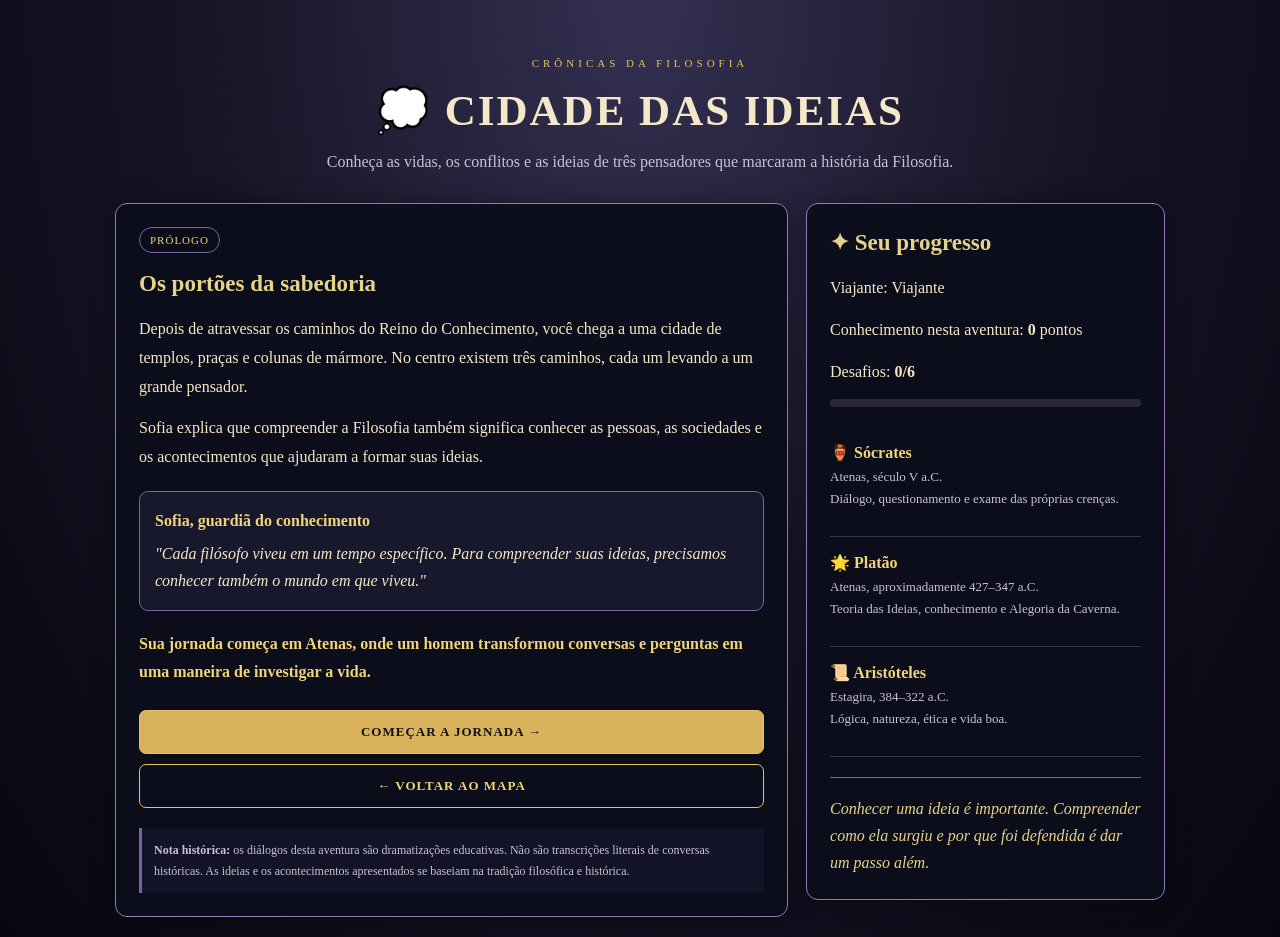
<file: Crônicas da Filosofia/site/cidade.html>
<!DOCTYPE html>
<html lang="pt-BR">
<head>
<meta charset="UTF-8">
<meta name="viewport" content="width=device-width, initial-scale=1.0">
<title>Cidade das Ideias | Crônicas da Filosofia</title>

<style>
* {
  box-sizing: border-box;
  margin: 0;
  padding: 0;
}

body {
  min-height: 100vh;
  padding: 20px;
  color: #f5e8c8;
  font-family: Georgia, serif;
  background: radial-gradient(ellipse at top, #343052, #171526 48%, #060711);
}

header {
  text-align: center;
  padding: 22px 10px 28px;
}

.eyebrow {
  color: #e5c45c;
  font-size: 11px;
  letter-spacing: 4px;
  margin-bottom: 12px;
}

h1 {
  font-size: clamp(27px, 5vw, 43px);
  letter-spacing: 2px;
}

header p {
  max-width: 700px;
  margin: 12px auto 0;
  line-height: 1.7;
  color: #c9c2d5;
}

.layout {
  width: min(100%, 1050px);
  margin: auto;
  display: grid;
  grid-template-columns: minmax(0, 1.5fr) minmax(250px, .8fr);
  gap: 18px;
  align-items: start;
}

.panel {
  border: 1px solid #8d7cba;
  border-radius: 12px;
  background: #0b0d1bf2;
  padding: 23px;
  box-shadow: 0 0 25px #0005;
}

h2 {
  color: #e5d28b;
  font-size: 23px;
  line-height: 1.4;
  margin-bottom: 15px;
}

p {
  line-height: 1.8;
  margin-bottom: 13px;
}

.tag {
  display: inline-block;
  color: #f0d47b;
  border: 1px solid #75669b;
  border-radius: 30px;
  padding: 6px 10px;
  font-size: 11px;
  letter-spacing: 1px;
  margin-bottom: 15px;
}

.dialogue {
  padding: 15px;
  margin: 19px 0;
  border: 1px solid #75669b;
  border-radius: 9px;
  background: #17182c;
  font-style: italic;
  line-height: 1.7;
}

.dialogue strong {
  display: block;
  color: #f0d47b;
  margin-bottom: 6px;
  font-style: normal;
}

.question {
  color: #f0d47b;
  font-weight: bold;
}

.options {
  display: grid;
  gap: 10px;
  margin: 18px 0;
}

.option {
  display: flex;
  gap: 11px;
  padding: 13px;
  border: 1px solid #55516c;
  border-radius: 8px;
  background: #111426;
  cursor: pointer;
  line-height: 1.6;
}

.option:hover {
  border-color: #e5c45c;
}

.option input {
  margin-top: 5px;
  accent-color: #e5c45c;
  flex-shrink: 0;
}

.btn {
  width: 100%;
  padding: 13px;
  margin-top: 10px;
  border: 1px solid #e5c45c;
  border-radius: 7px;
  background: #d8b35c;
  color: #11101b;
  font: bold 13px Georgia, serif;
  letter-spacing: 1px;
  cursor: pointer;
}

.btn:hover {
  background: #f4d98a;
}

.btn.secondary {
  background: transparent;
  color: #f0d47b;
}

.hint-box {
  margin: 15px 0;
  padding: 13px;
  border: 1px solid #75669b;
  border-radius: 8px;
  background: #17182c;
  line-height: 1.7;
}

.hint-box p {
  margin: 8px 0 0;
  color: #e8dfc6;
}

.hint-box .btn {
  margin-top: 8px;
}

.feedback {
  display: none;
  padding: 14px;
  margin: 15px 0;
  border: 1px solid #8d7cba;
  border-radius: 8px;
  background: #17182c;
  line-height: 1.7;
}

.small {
  color: #c9c2d5;
  font-size: 13px;
  line-height: 1.7;
}

.progress {
  height: 8px;
  margin: 12px 0 20px;
  border-radius: 20px;
  background: #29273b;
  overflow: hidden;
}

#bar {
  height: 100%;
  width: 0;
  background: #e5c45c;
  transition: width .3s;
}

.philosopher {
  padding: 13px 0;
  border-bottom: 1px solid #39344e;
  line-height: 1.6;
}

.philosopher strong {
  color: #f0d47b;
}

.note {
  margin-top: 20px;
  padding: 12px;
  border-left: 3px solid #75669b;
  background: #121326;
  color: #c9c2d5;
  font-size: 12px;
  line-height: 1.7;
}

.quote {
  margin-top: 20px;
  padding-top: 17px;
  border-top: 1px solid #75669b;
  color: #e5d28b;
  font-style: italic;
  line-height: 1.7;
}

@media (max-width: 720px) {
  body { padding: 12px; }
  .layout { grid-template-columns: 1fr; }
  .panel { padding: 17px; }
}
</style>
</head>

<body>

<header>
  <p class="eyebrow">CRÔNICAS DA FILOSOFIA</p>
  <h1>💭 CIDADE DAS IDEIAS</h1>
  <p>
    Conheça as vidas, os conflitos e as ideias de três pensadores
    que marcaram a história da Filosofia.
  </p>
</header>

<main class="layout">

  <section class="panel">
    <span class="tag" id="tag">PRÓLOGO</span>

    <h2 id="title">Os portões da sabedoria</h2>

    <p id="story">
      Depois de atravessar os caminhos do Reino do Conhecimento,
      você chega a uma cidade de templos, praças e colunas de mármore.
      No centro existem três caminhos, cada um levando a um grande pensador.
    </p>

    <p id="story2">
      Sofia explica que compreender a Filosofia também significa
      conhecer as pessoas, as sociedades e os acontecimentos que
      ajudaram a formar suas ideias.
    </p>

    <div class="dialogue" id="dialogue">
      <strong>Sofia, guardiã do conhecimento</strong>
      "Cada filósofo viveu em um tempo específico. Para compreender
      suas ideias, precisamos conhecer também o mundo em que viveu."
    </div>

    <p class="question" id="question">
      Sua jornada começa em Atenas, onde um homem transformou
      conversas e perguntas em uma maneira de investigar a vida.
    </p>

    <div class="options" id="options" style="display:none"></div>

    <div class="hint-box" id="hintBox" style="display:none">
      <strong>💡 Precisa de uma pista?</strong>
      <p id="hintText" style="display:none"></p>
      <button class="btn secondary" id="hintButton" type="button" onclick="revealHint()">REVELAR DICA</button>
    </div>

    <div class="feedback" id="feedback" aria-live="polite"></div>

    <button class="btn" id="action" onclick="startAdventure()">
      COMEÇAR A JORNADA →
    </button>

    <button class="btn secondary" onclick="backToMap()">
      ← VOLTAR AO MAPA
    </button>

    <div class="note">
      <strong>Nota histórica:</strong> os diálogos desta aventura são
      dramatizações educativas. Não são transcrições literais de conversas
      históricas. As ideias e os acontecimentos apresentados se baseiam
      na tradição filosófica e histórica.
    </div>
  </section>

  <aside class="panel">
    <h2>✦ Seu progresso</h2>

    <p id="player">Viajante: Viajante</p>
    <p>Conhecimento nesta aventura: <strong id="score">0</strong> pontos</p>
    <p>Desafios: <strong id="counter">0/6</strong></p>

    <div class="progress">
      <div id="bar"></div>
    </div>

    <div class="philosopher">
      <strong>🏺 Sócrates</strong>
      <p class="small">
        Atenas, século V a.C.<br>
        Diálogo, questionamento e exame das próprias crenças.
      </p>
    </div>

    <div class="philosopher">
      <strong>🌟 Platão</strong>
      <p class="small">
        Atenas, aproximadamente 427–347 a.C.<br>
        Teoria das Ideias, conhecimento e Alegoria da Caverna.
      </p>
    </div>

    <div class="philosopher">
      <strong>📜 Aristóteles</strong>
      <p class="small">
        Estagira, 384–322 a.C.<br>
        Lógica, natureza, ética e vida boa.
      </p>
    </div>

    <div class="quote">
      Conhecer uma ideia é importante. Compreender como ela surgiu
      e por que foi defendida é dar um passo além.
    </div>
  </aside>

</main>

<script>
const playerName = localStorage.getItem("nomeJogador") || "Viajante";

document.getElementById("player").textContent =
  "Viajante: " + playerName;

const challenges = [

  {
    tag: "CAPÍTULO I — SÓCRATES",
    title: "1. Atenas e o nascimento de uma pergunta",
    story:
      "Estamos em Atenas, no século V a.C. A cidade é um importante centro político e cultural do mundo grego. Nas praças, cidadãos conversam sobre justiça, virtude, política e a melhor maneira de viver. Entre eles está Sócrates, nascido por volta de 470/469 a.C.",
    story2:
      "Sócrates não deixou obras escritas conhecidas. Grande parte do que sabemos sobre ele vem de autores como Platão e Xenofonte, além da representação satírica feita por Aristófanes. Por isso, conhecer seu pensamento exige cuidado com as fontes.",
    dialogue:
      "Sofia: Sócrates ficou conhecido por conversar com as pessoas e examinar suas afirmações. Em vez de simplesmente entregar respostas prontas, ele fazia perguntas que levavam seus interlocutores a pensar.",
    question:
      "Qual atitude está mais associada à maneira socrática de investigar uma ideia?",
    options: [
      "Aceitar as opiniões tradicionais sem examiná-las.",
      "Fazer perguntas, dialogar e investigar possíveis contradições.",
      "Acreditar que uma pessoa nunca pode se enganar.",
      "Evitar conversas sobre justiça e conhecimento."
    ],
    correct: 1,
    explanation:
      "Correto! O questionamento e o diálogo são centrais na tradição socrática. Ao examinar definições e crenças, Sócrates levava as pessoas a perceber dificuldades e a reconhecer aquilo que ainda precisavam investigar."
  },

  {
    tag: "CAPÍTULO I — SÓCRATES",
    title: "2. O julgamento de Sócrates",
    story:
      "Anos depois, Atenas enfrenta tensões políticas e sociais. Em 399 a.C., Sócrates é levado a julgamento. As acusações registradas na tradição incluem não reconhecer os deuses reconhecidos pela cidade, introduzir novas entidades divinas e corromper os jovens.",
    story2:
      "Sócrates é considerado culpado e condenado à morte. Os diálogos de Platão, especialmente a Apologia de Sócrates e o Críton, apresentam reflexões sobre sua defesa, a justiça e sua relação com as leis. Esses textos são fontes filosóficas, não registros neutros de cada palavra pronunciada.",
    dialogue:
      "Sofia: A história de Sócrates nos coloca diante de perguntas difíceis. Uma sociedade pode punir alguém por suas ideias? Como devemos avaliar uma decisão legal? Justiça e legalidade são sempre a mesma coisa?",
    question:
      "Qual problema filosófico podemos investigar a partir do julgamento de Sócrates?",
    options: [
      "Se toda decisão de um tribunal é necessariamente justa.",
      "Se a filosofia deve abandonar todas as questões políticas.",
      "Como pensar a relação entre justiça, leis e liberdade de pensamento.",
      "Se o passado não tem nenhuma relação com questões atuais."
    ],
    correct: 2,
    explanation:
      "Muito bem! O julgamento de Sócrates permite discutir a relação entre leis, justiça, consciência e liberdade de pensamento. Não existe uma única resposta simples para todos esses problemas: eles exigem argumentação e análise."
  },

  {
    tag: "CAPÍTULO II — PLATÃO",
    title: "3. O discípulo e a Academia",
    story:
      "Agora seguimos para a vida de Platão, nascido em Atenas por volta de 427 a.C. Ele viveu em um período de conflitos políticos, incluindo a Guerra do Peloponeso, que envolveu Atenas e Esparta. A condenação de Sócrates tornou-se um acontecimento importante na tradição associada à sua filosofia.",
    story2:
      "Platão escreveu diálogos filosóficos nos quais Sócrates aparece frequentemente como interlocutor. Por volta de 387 a.C., segundo a cronologia tradicional, Platão fundou em Atenas uma escola conhecida como Academia. Ali, a investigação filosófica tornou-se parte de uma atividade de estudo e discussão.",
    dialogue:
      "Sofia: Platão não se limitou a repetir o mestre. Desenvolveu suas próprias reflexões sobre conhecimento, justiça, política e realidade. Para compreender suas ideias, precisamos examinar os argumentos apresentados em seus diálogos.",
    question:
      "Qual afirmação descreve melhor a relação de Platão com Sócrates?",
    options: [
      "Platão registrou e desenvolveu questões filosóficas associadas a Sócrates, construindo também seu próprio pensamento.",
      "Platão nunca viveu em Atenas.",
      "Platão deixou apenas experimentos científicos, sem textos filosóficos.",
      "Platão rejeitou qualquer discussão sobre conhecimento e justiça."
    ],
    correct: 0,
    explanation:
      "Isso mesmo! Platão é uma fonte fundamental para conhecermos a figura de Sócrates, mas seus diálogos também apresentam investigações filosóficas próprias, como a Teoria das Ideias e suas reflexões sobre a justiça."
  },

  {
    tag: "CAPÍTULO II — PLATÃO",
    title: "4. A Alegoria da Caverna",
    story:
      "Você entra em uma caverna imaginada por Platão na República. Pessoas que passaram a vida observando sombras projetadas em uma parede acreditam que aquelas imagens representam toda a realidade. Uma delas é libertada e começa a descobrir um mundo que desconhecia.",
    story2:
      "Ao sair da caverna, a pessoa precisa se acostumar à luz. A descoberta não é instantânea nem fácil. A alegoria pode ser interpretada como uma reflexão sobre educação, ignorância, conhecimento e a dificuldade de rever aquilo que sempre acreditamos.",
    dialogue:
      "Platão: Na alegoria, sair da caverna representa um percurso de transformação do entendimento. Aprender não é simplesmente trocar uma resposta por outra; é investigar por que consideramos algo verdadeiro.",
    question:
      "Na Alegoria da Caverna, o que as sombras representam principalmente?",
    options: [
      "A totalidade do conhecimento científico.",
      "As aparências tomadas como se fossem toda a realidade.",
      "A impossibilidade de aprender.",
      "A certeza de que todas as opiniões são verdadeiras."
    ],
    correct: 1,
    explanation:
      "Correto! As sombras representam uma visão limitada da realidade, tomada como se fosse completa. A saída da caverna simboliza um processo de educação e investigação. A alegoria não é apenas uma história sobre luz e escuridão: ela convida a pensar sobre como conhecemos."
  },

  {
    tag: "CAPÍTULO III — ARISTÓTELES",
    title: "5. O aluno que investigava a natureza",
    story:
      "O último caminho leva a Aristóteles, nascido em Estagira em 384 a.C. Ainda jovem, ele foi para Atenas e estudou na Academia de Platão. Permaneceu ligado a esse ambiente de estudo por muitos anos, mas desenvolveu abordagens próprias para investigar a realidade.",
    story2:
      "Aristóteles estudou temas muito variados: lógica, animais, movimento, política, poesia, ética e formas de argumentação. Mais tarde, esteve ligado à educação de Alexandre da Macedônia e fundou sua própria escola em Atenas, conhecida como Liceu.",
    dialogue:
      "Sofia: Aristóteles valorizava a observação, a organização dos argumentos e a investigação sistemática. Sua filosofia mostra que podemos estudar a natureza, o raciocínio e as ações humanas por diferentes caminhos.",
    question:
      "Qual alternativa representa melhor a amplitude do trabalho de Aristóteles?",
    options: [
      "Ele estudou exclusivamente a mitologia e rejeitou qualquer investigação da natureza.",
      "Ele acreditava que argumentos nunca precisam de estrutura.",
      "Ele investigou áreas variadas, incluindo lógica, natureza, ética e política.",
      "Ele nunca estudou com outros pensadores."
    ],
    correct: 2,
    explanation:
      "Excelente! Aristóteles produziu reflexões em muitas áreas do conhecimento. Seu trabalho contribuiu para a lógica, a biologia, a metafísica, a ética, a política e o estudo da literatura, entre outras disciplinas."
  },

  {
    tag: "CAPÍTULO III — ARISTÓTELES",
    title: "6. A virtude e a vida boa",
    story:
      "No Liceu, você encontra uma discussão sobre como devemos viver. Uma pessoa acredita que a felicidade depende apenas de possuir riquezas; outra pensa que uma boa vida exige escolhas refletidas, relações humanas e o desenvolvimento do caráter.",
    story2:
      "Na Ética a Nicômaco, Aristóteles investiga a eudaimonia, palavra geralmente traduzida como felicidade, florescimento ou realização humana. Para ele, viver bem envolve atividade racional e o exercício das virtudes ao longo da vida. A virtude moral se relaciona com hábitos e escolhas, não apenas com conhecer uma regra.",
    dialogue:
      "Sofia: Para Aristóteles, não basta perguntar o que é uma boa ação em teoria. Também precisamos considerar como nossas escolhas habituais formam nosso caráter e contribuem para uma vida humana realizada.",
    question:
      "Qual alternativa combina melhor com a ética aristotélica?",
    options: [
      "A vida boa consiste somente em acumular riquezas.",
      "As escolhas e os hábitos não têm influência no caráter.",
      "A virtude exige evitar toda reflexão sobre nossas ações.",
      "A vida boa envolve razão, virtudes e a formação de bons hábitos."
    ],
    correct: 3,
    explanation:
      "Muito bem! A ética de Aristóteles relaciona a eudaimonia à atividade racional conforme a virtude. A prática e os hábitos têm papel importante no desenvolvimento do caráter. Isso não significa que a vida boa seja igual para todas as pessoas em todos os detalhes, mas que exige reflexão sobre como viver e agir."
  }
];

let stage = -1;
let correctAnswers = 0;
let adventurePoints = 0;
let waitingForNext = false;
let hintRevealed = false;

const challengeHints = [
  "Sócrates não costumava oferecer respostas prontas: ele fazia perguntas para testar ideias e revelar contradições.",
  "Pense na diferença entre uma decisão ser permitida pelas leis e ela ser necessariamente justa. São sempre a mesma coisa?",
  "Platão aprendeu muito com Sócrates, mas também desenvolveu investigações filosóficas próprias.",
  "Na caverna, as pessoas confundem imagens limitadas com a realidade inteira. O que isso pode simbolizar sobre o conhecimento?",
  "Aristóteles estudou muitos campos diferentes. Procure a alternativa que menciona várias áreas, não apenas uma.",
  "Para Aristóteles, viver bem envolve desenvolver o caráter por meio de escolhas e hábitos refletidos, e não apenas possuir riqueza."
];

function revealHint() {
  if (stage < 0 || stage >= challenges.length || waitingForNext) return;
  hintRevealed = true;
  document.getElementById("hintText").textContent = challengeHints[stage];
  document.getElementById("hintText").style.display = "block";
  document.getElementById("hintButton").textContent = "DICA REVELADA";
  document.getElementById("hintButton").disabled = true;
}

function startAdventure() {
  stage = 0;
  showChallenge();
}

function showChallenge() {
  waitingForNext = false;
  hintRevealed = false;

  const hintBox = document.getElementById("hintBox");
  const hintEnabled = localStorage.getItem("dicasAtivas") !== "nao";
  hintBox.style.display = hintEnabled ? "block" : "none";
  document.getElementById("hintText").textContent = "";
  document.getElementById("hintText").style.display = "none";
  document.getElementById("hintButton").textContent = "REVELAR DICA";
  document.getElementById("hintButton").disabled = false;

  const c = challenges[stage];

  document.getElementById("tag").textContent = c.tag;
  document.getElementById("title").textContent = c.title;
  document.getElementById("story").textContent = c.story;
  document.getElementById("story2").textContent = c.story2;

  document.getElementById("dialogue").textContent = c.dialogue;

  document.getElementById("question").textContent = c.question;

  const options = document.getElementById("options");
  options.innerHTML = "";
  options.style.display = "grid";

  c.options.forEach((text, index) => {
    const label = document.createElement("label");
    label.className = "option";

    const input = document.createElement("input");
    input.type = "radio";
    input.name = "answer";
    input.value = index;

    const span = document.createElement("span");
    span.textContent = text;

    label.appendChild(input);
    label.appendChild(span);
    options.appendChild(label);
  });

  document.getElementById("feedback").style.display = "none";

  const action = document.getElementById("action");
  action.textContent = "CONFIRMAR RESPOSTA";
  action.onclick = checkAnswer;

  document.getElementById("counter").textContent =
    stage + "/" + challenges.length;

  document.getElementById("bar").style.width =
    (stage / challenges.length * 100) + "%";
}

function checkAnswer() {
  if (waitingForNext) {
    nextChallenge();
    return;
  }

  const selected = document.querySelector(
    'input[name="answer"]:checked'
  );

  if (!selected) {
    alert("Escolha uma resposta antes de continuar!");
    return;
  }

  waitingForNext = true;

  const c = challenges[stage];
  const isCorrect = Number(selected.value) === c.correct;
  const feedback = document.getElementById("feedback");

  feedback.style.display = "block";

  if (isCorrect) {
    correctAnswers++;
    adventurePoints += 10;

    feedback.innerHTML =
      "<strong>✓ Resposta correta! +10 pontos</strong><br>" +
      c.explanation;
  } else {
    feedback.innerHTML =
      "<strong>Vamos refletir!</strong><br>" + c.explanation;
  }

  document.querySelectorAll('input[name="answer"]').forEach(input => {
    input.disabled = true;
  });

  document.getElementById("score").textContent = adventurePoints;

  document.getElementById("counter").textContent =
    (stage + 1) + "/" + challenges.length;

  document.getElementById("bar").style.width =
    ((stage + 1) / challenges.length * 100) + "%";

  document.getElementById("action").textContent =
    stage === challenges.length - 1
      ? "CONCLUIR A AVENTURA →"
      : "PRÓXIMO CAPÍTULO →";
}

function nextChallenge() {
  if (stage < challenges.length - 1) {
    stage++;
    showChallenge();
  } else {
    finishAdventure();
  }
}

function finishAdventure() {
  document.getElementById("tag").textContent = "JORNADA CONCLUÍDA";

  document.getElementById("title").textContent =
    "A Cidade das Ideias reconhece sua jornada!";

  document.getElementById("story").textContent =
    "Você conheceu o questionamento de Sócrates, a investigação de Platão sobre o conhecimento e a realidade e as reflexões de Aristóteles sobre a natureza, a lógica e a vida boa.";

  document.getElementById("story2").textContent =
    "Os três caminhos agora se encontram na praça. Você percebe que a Filosofia não é apenas uma coleção de nomes e teorias: é uma investigação contínua sobre como pensamos, conhecemos e vivemos.";

  document.getElementById("dialogue").innerHTML =
    "<strong>Sofia, guardiã do conhecimento</strong>" +
    "Você aprendeu que cada pensador enfrentou perguntas de seu tempo. " +
    "Agora, use o que descobriu para formular suas próprias perguntas, " +
    "examinar argumentos e buscar boas razões.";

  document.getElementById("question").textContent =
    "Respostas corretas: " + correctAnswers + " de " +
    challenges.length + ". Pontos conquistados nesta aventura: " +
    adventurePoints + ".";

  document.getElementById("options").style.display = "none";
  document.getElementById("feedback").style.display = "none";
  document.getElementById("hintBox").style.display = "none";

  document.getElementById("action").textContent = "VOLTAR AO MAPA";
  document.getElementById("action").onclick = backToMap;

  document.getElementById("bar").style.width = "100%";

  localStorage.setItem("cidadeIdeiasConcluida", "sim");

  // Evita adicionar novamente os pontos se a aventura for repetida.
  if (localStorage.getItem("cidadePontosAdicionados") !== "sim") {
    const previousPoints = Number(
      localStorage.getItem("pontosFilosofia") || 0
    );

    localStorage.setItem(
      "pontosFilosofia",
      previousPoints + adventurePoints
    );

    localStorage.setItem("cidadePontosAdicionados", "sim");
  }

  document.getElementById("score").textContent = adventurePoints;
}

function backToMap() {
  window.location.href = "mapa.html";
}
</script>

</body>
</html>
</file>
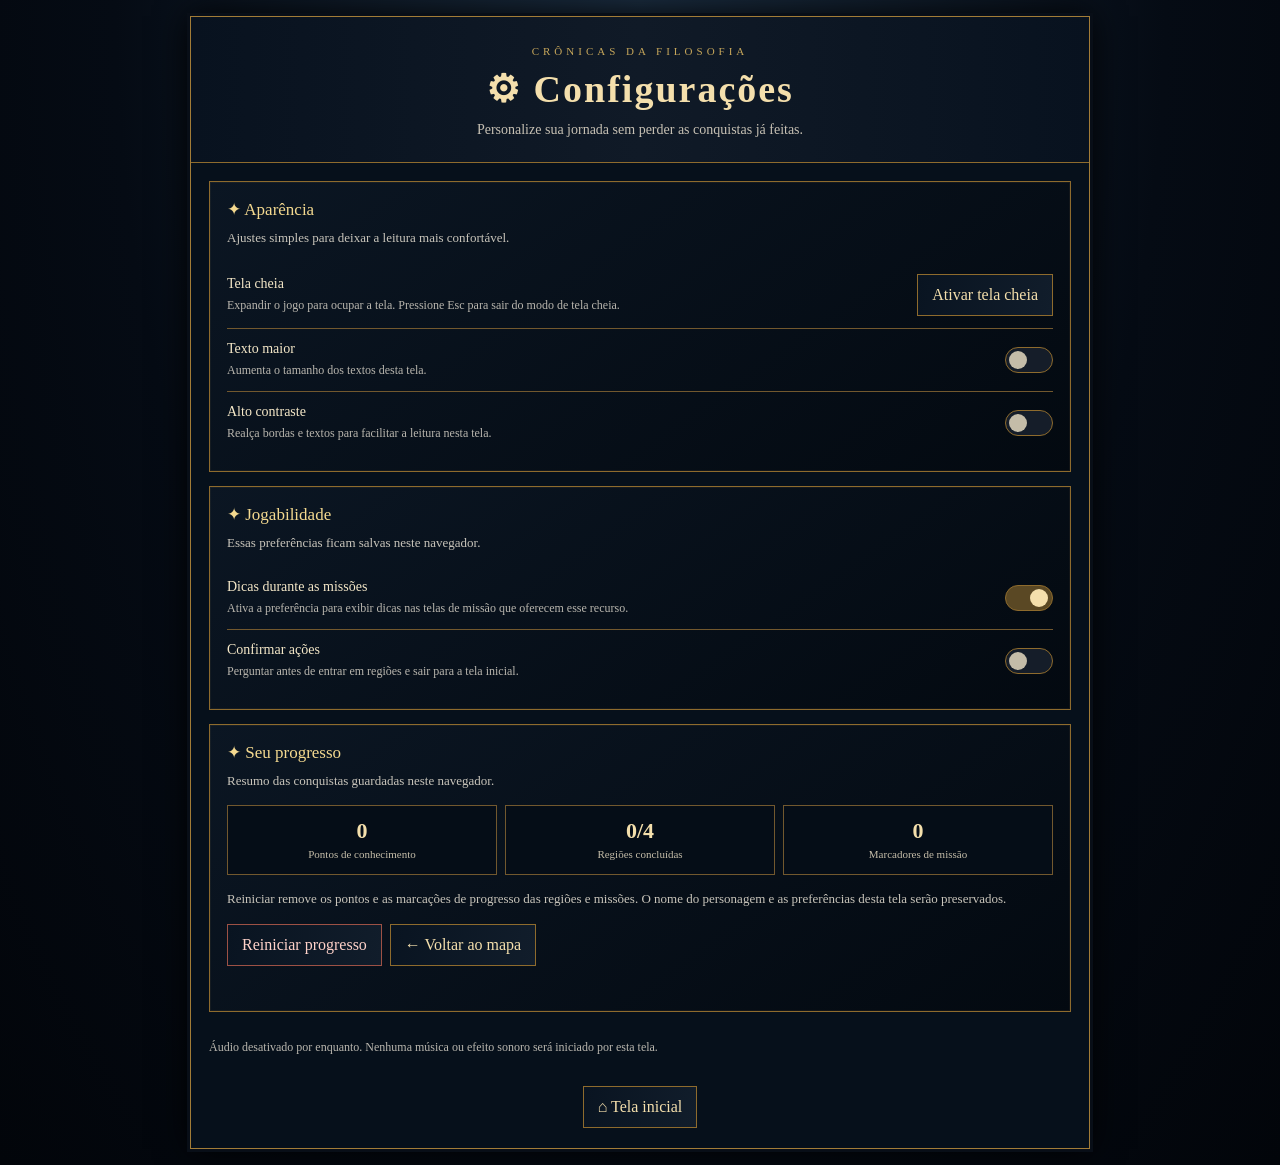
<file: Crônicas da Filosofia/site/configuracoes.html>
<!DOCTYPE html>
<html lang="pt-BR">
<head>
<meta charset="UTF-8">
<meta name="viewport" content="width=device-width, initial-scale=1.0">
<title>Configurações | Crônicas da Filosofia</title>
<style>
:root{--gold:#d7b35b;--gold-light:#f4dfac;--ink:#06101b;--panel:rgba(4,12,22,.94);--line:#8e6b2d}
*{box-sizing:border-box}html,body{margin:0;min-height:100%;background:#030811;color:#f4dfac;font-family:Georgia,"Times New Roman",serif}
body{padding:16px;background:radial-gradient(ellipse at 50% 0%,#1a2c3f 0%,#050b14 58%,#02050a 100%);font-size:16px}
.shell{width:min(900px,100%);margin:0 auto;border:1px solid #a27c37;box-shadow:0 0 0 3px #080e17,0 0 32px #000;background:#06101b;min-height:calc(100vh - 32px)}
header{text-align:center;padding:28px 20px 22px;border-bottom:1px solid var(--line);background:linear-gradient(90deg,#08121f,#101a27,#08121f)}
.eyebrow{font-size:11px;letter-spacing:4px;color:#c6a65a;text-transform:uppercase}h1{margin:10px 0 8px;font-size:clamp(25px,5vw,38px);letter-spacing:2px;color:#f4dfac}header p{margin:0;color:#c7c1b4;font-size:14px;line-height:1.5}
main{padding:18px;display:grid;gap:14px}.card{border:1px solid var(--line);background:linear-gradient(145deg,rgba(11,22,35,.98),rgba(3,9,16,.98));padding:17px;box-shadow:inset 0 0 0 1px #d7b35b10}.card h2{font-size:17px;font-weight:normal;color:#f4d98f;margin:0 0 8px}.desc{font-size:13px;color:#c9c5bb;line-height:1.55;margin:0 0 14px}.setting{display:flex;align-items:center;justify-content:space-between;gap:16px;padding:12px 0;border-top:1px solid #72582e}.setting:first-of-type{border-top:0}.setting strong{display:block;font-size:14px;font-weight:normal;color:#f5e8c8}.setting small{display:block;color:#b9b6ae;font-size:12px;line-height:1.5;margin-top:4px}.switch{flex:0 0 auto;position:relative;width:48px;height:26px}.switch input{position:absolute;opacity:0;width:1px;height:1px}.slider{position:absolute;inset:0;cursor:pointer;border:1px solid #8e6b2d;border-radius:20px;background:#151d29;transition:.2s}.slider:before{content:"";position:absolute;width:18px;height:18px;left:3px;top:3px;border-radius:50%;background:#c4bca8;transition:.2s}.switch input:checked+.slider{background:#5a4824}.switch input:checked+.slider:before{transform:translateX(21px);background:#f4dfac}.switch input:focus-visible+.slider{outline:2px solid #fff0c8;outline-offset:3px}.actions{display:flex;flex-wrap:wrap;gap:8px}.btn{font:inherit;min-height:42px;padding:10px 14px;color:#f4dfac;border:1px solid #8e6b2d;background:linear-gradient(100deg,#091421,#111d2b);cursor:pointer}.btn:hover{background:#263348;border-color:#f1d58b}.btn.danger{border-color:#9d5145;color:#ffd2c9}.btn:focus-visible{outline:2px solid #f4dfac;outline-offset:2px}.stats{display:grid;grid-template-columns:repeat(3,1fr);gap:8px}.stat{border:1px solid #72582e;padding:12px;text-align:center;background:#050d17}.stat strong{display:block;font-size:22px;color:#f4dfac}.stat span{font-size:11px;color:#c5bda9}.status{min-height:18px;color:#d7b35b;font-size:12px;margin-top:10px}.bottom{display:flex;justify-content:center;padding:0 18px 20px}.muted{font-size:12px;color:#b9b6ae;line-height:1.5}@media(max-width:540px){body{padding:5px}.shell{min-height:calc(100vh - 10px)}main{padding:10px}.card{padding:13px}.stats{grid-template-columns:1fr}.setting{gap:10px}}
</style>
</head>
<body>
<div class="shell">
<header><div class="eyebrow">Crônicas da Filosofia</div><h1>⚙ Configurações</h1><p>Personalize sua jornada sem perder as conquistas já feitas.</p></header>
<main>
<section class="card"><h2>✦ Aparência</h2><p class="desc">Ajustes simples para deixar a leitura mais confortável.</p>
<div class="setting"><div><strong>Tela cheia</strong><small>Expandir o jogo para ocupar a tela. Pressione Esc para sair do modo de tela cheia.</small></div><button class="btn" id="fullscreen">Ativar tela cheia</button></div>
<div class="setting"><div><strong>Texto maior</strong><small>Aumenta o tamanho dos textos desta tela.</small></div><label class="switch"><input id="textoMaior" type="checkbox"><span class="slider"></span></label></div>
<div class="setting"><div><strong>Alto contraste</strong><small>Realça bordas e textos para facilitar a leitura nesta tela.</small></div><label class="switch"><input id="altoContraste" type="checkbox"><span class="slider"></span></label></div>
</section>
<section class="card"><h2>✦ Jogabilidade</h2><p class="desc">Essas preferências ficam salvas neste navegador.</p>
<div class="setting"><div><strong>Dicas durante as missões</strong><small>Ativa a preferência para exibir dicas nas telas de missão que oferecem esse recurso.</small></div><label class="switch"><input id="dicasAtivas" type="checkbox"><span class="slider"></span></label></div>
<div class="setting"><div><strong>Confirmar ações</strong><small>Perguntar antes de entrar em regiões e sair para a tela inicial.</small></div><label class="switch"><input id="confirmarAcoes" type="checkbox"><span class="slider"></span></label></div>
</section>
<section class="card"><h2>✦ Seu progresso</h2><p class="desc">Resumo das conquistas guardadas neste navegador.</p>
<div class="stats"><div class="stat"><strong id="pontos">0</strong><span>Pontos de conhecimento</span></div><div class="stat"><strong id="regioes">0/4</strong><span>Regiões concluídas</span></div><div class="stat"><strong id="missoes">0</strong><span>Marcadores de missão</span></div></div>
<p class="desc" style="margin-top:14px">Reiniciar remove os pontos e as marcações de progresso das regiões e missões. O nome do personagem e as preferências desta tela serão preservados.</p>
<div class="actions"><button class="btn danger" id="reiniciar">Reiniciar progresso</button><button class="btn" id="voltar">← Voltar ao mapa</button></div><div class="status" id="status" role="status" aria-live="polite"></div>
</section>
<p class="muted">Áudio desativado por enquanto. Nenhuma música ou efeito sonoro será iniciado por esta tela.</p>
</main>
<div class="bottom"><button class="btn" id="inicio">⌂ Tela inicial</button></div>
</div>
<script>
const $=id=>document.getElementById(id);
const keys={dicasAtivas:'dicasAtivas',confirmarAcoes:'confirmarAcoes',textoMaior:'configTextoMaior',altoContraste:'configAltoContraste'};
function loadSwitch(id,key,defaultValue=false){$(id).checked=localStorage.getItem(key)==='sim'||(localStorage.getItem(key)===null&&defaultValue)}
function saveSwitch(id,key){$(id).addEventListener('change',()=>{localStorage.setItem(key,$(id).checked?'sim':'nao');if(id==='textoMaior')document.body.style.fontSize=$(id).checked?'18px':'16px';if(id==='altoContraste')document.body.classList.toggle('contrast',$(id).checked);$('status').textContent='Preferência salva.'})}
loadSwitch('dicasAtivas',keys.dicasAtivas,true);loadSwitch('confirmarAcoes',keys.confirmarAcoes,false);loadSwitch('textoMaior',keys.textoMaior,false);loadSwitch('altoContraste',keys.altoContraste,false);
const style=document.createElement('style');style.textContent='body.contrast .card{border-width:2px}body.contrast .desc,body.contrast .muted,body.contrast .setting small{color:#fff}';document.head.appendChild(style);
if($('textoMaior').checked)document.body.style.fontSize='18px';if($('altoContraste').checked)document.body.classList.add('contrast');
Object.entries(keys).forEach(([id,key])=>saveSwitch(id,key));
$('fullscreen').addEventListener('click',async()=>{try{if(!document.fullscreenElement){await document.documentElement.requestFullscreen();$('fullscreen').textContent='Sair da tela cheia'}else{await document.exitFullscreen();$('fullscreen').textContent='Ativar tela cheia'}}catch(e){$('status').textContent='A tela cheia não está disponível neste navegador.'}});
document.addEventListener('fullscreenchange',()=>$('fullscreen').textContent=document.fullscreenElement?'Sair da tela cheia':'Ativar tela cheia');
const done=k=>['sim','true','1'].includes(localStorage.getItem(k));const regions=['regiaoGreciaConcluida','reinoConhecimentoConcluido','cidadeIdeiasConcluida','terrasGrandesQuestoesConcluida'];$('pontos').textContent=Number(localStorage.getItem('pontosFilosofia')||0);$('regioes').textContent=regions.filter(done).length+'/4';const missionKeys=['missao1Concluida','reinoPontosAdicionados','cidadePontosAdicionados'];$('missoes').textContent=missionKeys.filter(done).length;
$('reiniciar').addEventListener('click',()=>{if(!confirm('Tem certeza de que deseja reiniciar o progresso? Essa ação remove pontos e regiões concluídas e não pode ser desfeita.'))return;['pontosFilosofia',...regions,'missao1Concluida','reinoPontosAdicionados','cidadePontosAdicionados'].forEach(k=>localStorage.removeItem(k));$('pontos').textContent='0';$('regioes').textContent='0/4';$('missoes').textContent='0';$('status').textContent='Progresso reiniciado. Seu personagem e suas preferências foram preservados.'});
$('voltar').addEventListener('click',()=>window.location.href='mapa.html');$('inicio').addEventListener('click',()=>{if(localStorage.getItem('confirmarAcoes')==='sim'&&!confirm('Deseja voltar à tela inicial?'))return;window.location.href='index.html'});
</script>
</body>
</html>
</file>
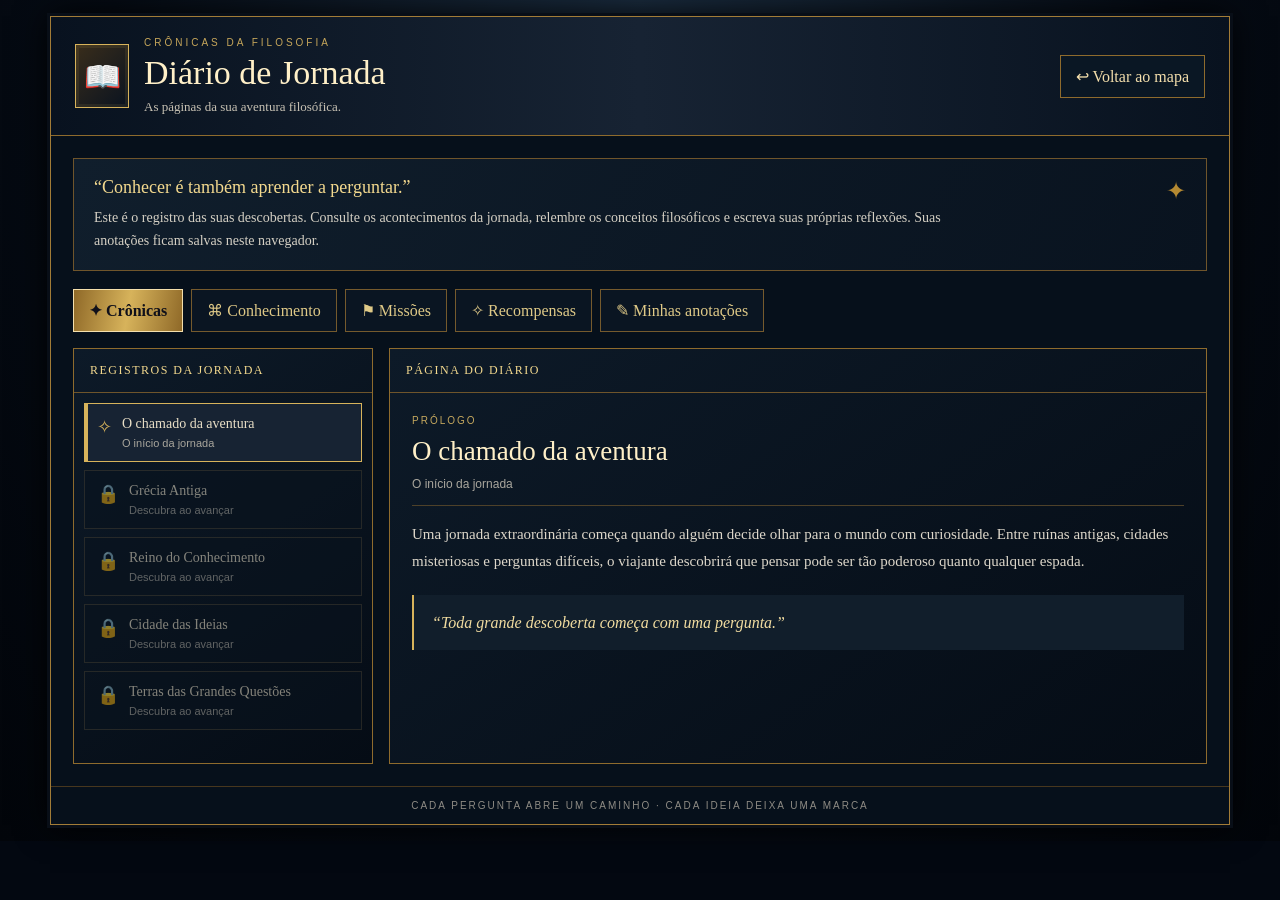
<file: Crônicas da Filosofia/site/diario.html>
<!DOCTYPE html>
<html lang="pt-BR">
<head>
<meta charset="UTF-8">
<meta name="viewport" content="width=device-width, initial-scale=1.0">
<title>Crônicas da Filosofia — Diário</title>
<style>
:root{--gold:#d7b35b;--pale:#f4dfac;--ink:#06101b;--line:#8e6b2d;--muted:#bdb8aa}
*{box-sizing:border-box}html,body{margin:0;min-height:100%;background:#030811;color:var(--pale);font-family:Georgia,"Times New Roman",serif}
body{padding:16px;background:radial-gradient(ellipse at 50% 0%,#1a2c3f 0%,#050b14 58%,#02050a 100%)}
button,textarea{font:inherit}.shell{max-width:1180px;margin:auto;border:1px solid #a27c37;background:#06101b;box-shadow:0 0 0 3px #080e17,0 0 32px #000}
header{display:flex;align-items:center;justify-content:space-between;gap:18px;padding:20px 24px;border-bottom:1px solid var(--line);background:linear-gradient(90deg,#08121f,#172333,#08121f)}
.brand{display:flex;align-items:center;gap:15px}.book{width:54px;height:64px;display:grid;place-items:center;font-size:30px;border:1px solid var(--gold);background:linear-gradient(135deg,#392d1b,#0a1320);box-shadow:inset 0 0 0 3px #d7b35b18}.eyebrow{font:10px Arial,sans-serif;letter-spacing:3px;color:#c6a65a;text-transform:uppercase;margin:0 0 6px}h1{font-size:clamp(23px,4vw,34px);font-weight:normal;margin:0;color:#fff0c8}header p.sub{color:#c8c2b4;font-size:13px;margin:7px 0 0}button{cursor:pointer}.back{border:1px solid var(--line);background:#0a1724;color:var(--pale);padding:11px 15px}.back:hover,.tab:hover{border-color:#f4dfac;background:#172638}
main{padding:22px}.intro{padding:18px 20px;margin-bottom:18px;border:1px solid #6f552b;background:linear-gradient(120deg,#101e2c,#09131f);position:relative}.intro:after{content:"✦";position:absolute;right:20px;top:18px;color:#b58a32;font-size:24px}.intro h2{font-size:18px;font-weight:normal;color:#f3d98e;margin:0 0 8px}.intro p{font-size:14px;line-height:1.65;color:#d5d0c4;margin:0;max-width:850px}
.tabs{display:flex;flex-wrap:wrap;gap:8px;margin-bottom:16px}.tab{padding:11px 15px;border:1px solid #755a2d;color:#dfc987;background:#0a1522}.tab.active{background:linear-gradient(100deg,#8f6928,#d7b35b,#8f6928);color:#10101a;border-color:#f4dfac;font-weight:bold}
.layout{display:grid;grid-template-columns:300px minmax(0,1fr);gap:16px}.panel{border:1px solid var(--line);background:linear-gradient(145deg,#0d1a28,#050c15);min-width:0}.panel-title{padding:14px 16px;border-bottom:1px solid #6f552b;color:#f3d98e;text-transform:uppercase;letter-spacing:1.5px;font-size:12px}.entry-list{padding:10px;display:grid;gap:8px}.entry{width:100%;text-align:left;border:1px solid #3f3b30;background:#09131e;color:#e9dfc7;padding:12px;display:flex;gap:10px;align-items:flex-start}.entry .symbol{color:#d7b35b;font-size:18px}.entry strong{display:block;font-weight:normal;font-size:14px}.entry small{display:block;color:#a9a69d;font:11px Arial,sans-serif;margin-top:5px}.entry.selected{border-color:#d7b35b;background:#172333;box-shadow:inset 3px 0 #d7b35b}.entry.locked{opacity:.55;cursor:default}.content{padding:22px;min-height:370px}.content .tag{color:#c5a85e;text-transform:uppercase;font:10px Arial,sans-serif;letter-spacing:2px}.content h2{font-size:27px;font-weight:normal;color:#fff0c8;margin:10px 0}.content .meta{color:#a9a69d;font:12px Arial,sans-serif;border-bottom:1px solid #4e4129;padding-bottom:14px}.content p{font-size:15px;line-height:1.8;color:#ddd7ca}.quote{margin:20px 0;padding:14px 18px;border-left:2px solid #d7b35b;background:#111e2b;color:#f1dca0;font-style:italic;line-height:1.7}.note-label{display:block;color:#e2ca83;font-size:13px;margin:20px 0 8px}.note{width:100%;min-height:110px;resize:vertical;background:#050c15;border:1px solid #66512d;color:#f4dfac;padding:12px;line-height:1.6;outline:none}.note:focus{border-color:#f4dfac}.actions{display:flex;flex-wrap:wrap;gap:9px;margin-top:12px}.action{border:1px solid #987536;background:linear-gradient(100deg,#172333,#0b1521);color:#f0dca4;padding:10px 14px}.action.primary{background:linear-gradient(100deg,#8f6928,#d7b35b);color:#10101a;font-weight:bold}.status{font-size:12px;color:#c8b16f;margin-top:10px;min-height:16px}.empty{padding:25px;color:#bdb8aa;line-height:1.7}.footer{padding:13px;text-align:center;color:#8e8b84;font:10px Arial,sans-serif;letter-spacing:2px;border-top:1px solid #47371e}
@media(max-width:760px){body{padding:5px}header{padding:15px;align-items:flex-start}.book{width:43px;height:52px}.back{padding:9px;font-size:12px}main{padding:10px}.layout{grid-template-columns:1fr}.entry-list{grid-template-columns:repeat(2,minmax(0,1fr))}.entry{padding:9px}.content{padding:16px;min-height:280px}.content h2{font-size:23px}}
@media(max-width:440px){header{flex-direction:column}.entry-list{grid-template-columns:1fr}.intro:after{display:none}.tab{flex:1;padding:10px 6px;font-size:12px}}
</style>
</head>
<body>
<div class="shell">
<header>
  <div class="brand"><div class="book">📖</div><div><p class="eyebrow">Crônicas da Filosofia</p><h1>Diário de Jornada</h1><p class="sub" id="welcome">As páginas da sua aventura filosófica.</p></div></div>
  <button class="back" id="voltar">↩ Voltar ao mapa</button>
</header>
<main>
  <section class="intro"><h2>“Conhecer é também aprender a perguntar.”</h2><p>Este é o registro das suas descobertas. Consulte os acontecimentos da jornada, relembre os conceitos filosóficos e escreva suas próprias reflexões. Suas anotações ficam salvas neste navegador.</p></section>
  <nav class="tabs" aria-label="Seções do diário"><button class="tab active" data-tab="cronicas">✦ Crônicas</button><button class="tab" data-tab="filosofia">⌘ Conhecimento</button><button class="tab" data-tab="missoes">⚑ Missões</button><button class="tab" data-tab="recompensas">✧ Recompensas</button><button class="tab" data-tab="anotacoes">✎ Minhas anotações</button></nav>
  <div class="layout">
    <aside class="panel"><div class="panel-title" id="listTitle">Registros da jornada</div><div class="entry-list" id="entries"></div></aside>
    <section class="panel"><div class="panel-title" id="detailLabel">Página do diário</div><article class="content" id="detail"></article></section>
  </div>
</main>
<div class="footer">CADA PERGUNTA ABRE UM CAMINHO · CADA IDEIA DEIXA UMA MARCA</div>
</div>
<script>
const get = key => localStorage.getItem(key);
const done = key => ['sim','true','1'].includes(get(key));
const sections = {
 cronicas:[
  {id:'inicio',icon:'✧',title:'O chamado da aventura',sub:'O início da jornada',tag:'Prólogo',body:'Uma jornada extraordinária começa quando alguém decide olhar para o mundo com curiosidade. Entre ruínas antigas, cidades misteriosas e perguntas difíceis, o viajante descobrirá que pensar pode ser tão poderoso quanto qualquer espada.',quote:'Toda grande descoberta começa com uma pergunta.'},
  {id:'grecia',icon:'⌂',title:'Grécia Antiga',sub:'O berço da Filosofia',key:'regiaoGreciaConcluida',tag:'Região I · Grécia Antiga',body:'Nas cidades da Grécia Antiga, pensadores começaram a buscar explicações racionais para a natureza, a vida e a organização da sociedade. Em vez de aceitar apenas as tradições, passaram a observar, questionar e argumentar.',quote:'A filosofia nasce quando deixamos de apenas aceitar e começamos a perguntar.'},
  {id:'reino',icon:'▤',title:'Reino do Conhecimento',sub:'Como sabemos o que sabemos?',key:'reinoConhecimentoConcluido',tag:'Região II · Reino do Conhecimento',body:'Nesta região, o viajante investiga o conhecimento: de onde vêm nossas ideias, como podemos distinguir opinião e saber e quais são os limites daquilo que conseguimos conhecer.',quote:'Uma mente curiosa não teme perguntas; aprende a examiná-las.'},
  {id:'cidade',icon:'⌘',title:'Cidade das Ideias',sub:'O mundo das ideias e da razão',key:'cidadeIdeiasConcluida',tag:'Região III · Cidade das Ideias',body:'Entre praças e bibliotecas, surgem debates sobre justiça, verdade, realidade e o que torna uma vida boa. As ideias não são apenas respostas prontas: são caminhos que precisam ser examinados.',quote:'Pensar é atravessar a aparência em busca de compreensão.'},
  {id:'terras',icon:'✺',title:'Terras das Grandes Questões',sub:'Perguntas que atravessam os séculos',key:'terrasGrandesQuestoesConcluida',tag:'Região IV · Terras das Grandes Questões',body:'Aqui, as perguntas ficam ainda maiores: o que é liberdade? O que torna uma ação justa? Existe um sentido para a vida? Diferentes filósofos oferecem caminhos, mas cabe ao viajante construir seus argumentos.',quote:'Nem toda pergunta exige uma resposta imediata; algumas ensinam a pensar melhor.'}
 ],
 filosofia:[
  {id:'mito',icon:'☼',title:'Do mito à razão',sub:'Uma nova forma de explicar o mundo',tag:'Conceito filosófico',body:'O pensamento mítico explica o mundo por meio de narrativas tradicionais, muitas vezes com deuses e seres sobrenaturais. A Filosofia começa a desenvolver explicações baseadas na razão, na observação e na argumentação. Isso não aconteceu de uma hora para outra: diferentes formas de pensamento conviveram.',quote:'A mudança essencial é começar a pedir razões para aquilo em que acreditamos.'},
  {id:'socrates',icon:'?',title:'Sócrates e o questionamento',sub:'Examinar as próprias ideias',tag:'Filósofo · Sócrates',body:'Sócrates ficou conhecido por dialogar e fazer perguntas que ajudavam as pessoas a examinar suas próprias crenças. Em vez de entregar respostas prontas, investigava definições e contradições. Sua atitude mostra que reconhecer o que não sabemos pode ser o começo do aprendizado.',quote:'Uma boa pergunta pode revelar o que uma resposta apressada esconde.'},
  {id:'platao',icon:'◇',title:'Platão e o mundo das ideias',sub:'A diferença entre aparência e realidade',tag:'Filósofo · Platão',body:'Platão investigou a diferença entre aquilo que percebemos pelos sentidos e aquilo que compreendemos pelo pensamento. Na alegoria da caverna, pessoas confundem sombras com a realidade porque nunca viram outra coisa. A história convida a questionar aparências e buscar conhecimento.',quote:'Será que aquilo que vemos é tudo o que existe?'}
 ],
 missoes:[
  {id:'m-grecia',icon:'♜',title:'Explorar a Grécia Antiga',sub:'Primeira região',key:'regiaoGreciaConcluida',tag:'Missão de exploração',body:'Visite a região da Grécia Antiga e conclua seus desafios para registrar oficialmente essa etapa da jornada.',quote:'Estado: ' + (done('regiaoGreciaConcluida')?'Missão concluída.':'Missão ainda não concluída.')},
  {id:'m-reino',icon:'▤',title:'Desvendar o conhecimento',sub:'Reino do Conhecimento',key:'reinoConhecimentoConcluido',tag:'Missão de exploração',body:'Investigue as perguntas sobre conhecimento e conclua os desafios da região para avançar.',quote:'Estado: ' + (done('reinoConhecimentoConcluido')?'Missão concluída.':'Missão ainda não concluída.')},
  {id:'m-cidade',icon:'⌘',title:'Investigar as ideias',sub:'Cidade das Ideias',key:'cidadeIdeiasConcluida',tag:'Missão de exploração',body:'Explore os debates e conceitos da Cidade das Ideias. Suas descobertas ficarão registradas aqui.',quote:'Estado: ' + (done('cidadeIdeiasConcluida')?'Missão concluída.':'Missão ainda não concluída.')},
  {id:'m-terras',icon:'✺',title:'Enfrentar as grandes questões',sub:'Última região do percurso',key:'terrasGrandesQuestoesConcluida',tag:'Missão de exploração',body:'Encare as perguntas filosóficas finais e conclua os desafios das Terras das Grandes Questões.',quote:'Estado: ' + (done('terrasGrandesQuestoesConcluida')?'Missão concluída.':'Missão ainda não concluída.')}
 ],
 anotacoes:[{id:'minhas',icon:'✎',title:'Minhas reflexões',sub:'Uma página só sua',tag:'Caderno pessoal',body:'Use este espaço para registrar ideias, dúvidas e reflexões que surgirem durante a aventura.'}],
 recompensas:[
  {id:'r-grecia',icon:'🏺',title:'Aprendiz da Razão',sub:'Relíquia: Moeda de Atena',key:'regiaoGreciaConcluida',tag:'Recompensa · Região I',body:'Você aprendeu a procurar explicações racionais para o mundo e a transformar curiosidade em investigação.',quote:'Mensagem especial: “Toda grande jornada começa quando você tem coragem de perguntar.”'},
  {id:'r-reino',icon:'🔮',title:'Guardião do Conhecimento',sub:'Relíquia: Cristal da Sabedoria',key:'reinoConhecimentoConcluido',tag:'Recompensa · Região II',body:'Você examinou as fontes e os limites do conhecimento. O Cristal da Sabedoria simboliza sua disposição para distinguir opinião, evidência e argumento.',quote:'Mensagem especial: “Saber que ainda há muito a aprender também é uma forma de sabedoria.”'},
  {id:'r-cidade',icon:'📜',title:'Explorador das Ideias',sub:'Relíquia: Pergaminho de Platão',key:'cidadeIdeiasConcluida',tag:'Recompensa · Região III',body:'Você enfrentou debates sobre verdade, justiça e realidade. O Pergaminho de Platão lembra que nem tudo é tão simples quanto parece à primeira vista.',quote:'Mensagem especial: “Continue olhando além das aparências; pensar é uma aventura.”'},
  {id:'r-terras',icon:'⭐',title:'Mestre das Grandes Questões',sub:'Relíquia: Estrela da Reflexão',key:'terrasGrandesQuestoesConcluida',tag:'Recompensa · Região IV',body:'Você encarou questões sobre felicidade, liberdade e a maneira de viver. A Estrela da Reflexão representa sua capacidade de construir argumentos e considerar diferentes caminhos.',quote:'Mensagem especial: “Você não precisa ter todas as respostas para continuar pensando com coragem.”'}
 ]
};
let tab='cronicas', selected='inicio';
const entriesEl=document.getElementById('entries'), detail=document.getElementById('detail');
function entries(){return sections[tab]}
function isLocked(item){return !!item.key && !done(item.key)}
function renderList(){
 document.getElementById('listTitle').textContent=({cronicas:'Registros da jornada',filosofia:'Biblioteca filosófica',missoes:'Quadro de missões',recompensas:'Salão de recompensas',anotacoes:'Caderno pessoal'})[tab];
 entriesEl.innerHTML='';
 entries().forEach(item=>{const locked=isLocked(item);const b=document.createElement('button');b.className='entry'+(selected===item.id?' selected':'')+(locked?' locked':'');b.innerHTML=`<span class="symbol">${locked?'🔒':item.icon}</span><span><strong>${item.title}</strong><small>${locked?'Descubra ao avançar':item.sub}</small></span>`;b.disabled=locked;b.addEventListener('click',()=>{selected=item.id;renderList();renderDetail()});entriesEl.appendChild(b)});
}
function renderDetail(){
 const item=entries().find(x=>x.id===selected)||entries()[0]; if(!item){detail.innerHTML='<p>Nenhuma página disponível.</p>';return}
 const isNotes=tab==='anotacoes';
 detail.innerHTML=`<div class="tag">${item.tag||'Registro'}</div><h2>${item.title}</h2><div class="meta">${item.sub||''}</div><p>${item.body||''}</p>${item.quote?`<div class="quote">“${item.quote.replace(/^“|”$/g,'')}”</div>`:''}${isNotes?'<label class="note-label" for="note">Escreva suas reflexões</label><textarea class="note" id="note" placeholder="O que você descobriu? Que perguntas ficaram na sua mente?..."></textarea><div class="actions"><button class="action primary" id="saveNote">✦ Salvar anotação</button><button class="action" id="clearNote">Apagar texto</button></div><div class="status" id="status" aria-live="polite"></div>':''}`;
 if(isNotes){const area=document.getElementById('note');area.value=get('diarioAnotacoes')||'';document.getElementById('saveNote').addEventListener('click',()=>{localStorage.setItem('diarioAnotacoes',area.value);document.getElementById('status').textContent='✦ Anotação salva neste navegador.'});document.getElementById('clearNote').addEventListener('click',()=>{area.value='';localStorage.removeItem('diarioAnotacoes');document.getElementById('status').textContent='Texto apagado.'})}
}
document.querySelectorAll('.tab').forEach(b=>b.addEventListener('click',()=>{tab=b.dataset.tab;selected=entries()[0].id;document.querySelectorAll('.tab').forEach(x=>x.classList.toggle('active',x===b));document.getElementById('detailLabel').textContent=b.textContent.replace(/^[^A-Za-zÀ-ÿ]+/,'');renderList();renderDetail()}));
document.getElementById('voltar').addEventListener('click',()=>{window.location.href='mapa.html'});
const nome=get('nomeJogador');if(nome)document.getElementById('welcome').textContent='As descobertas de '+nome+' ficam registradas nestas páginas.';
renderList();renderDetail();
</script>
</body>
</html>
</file>
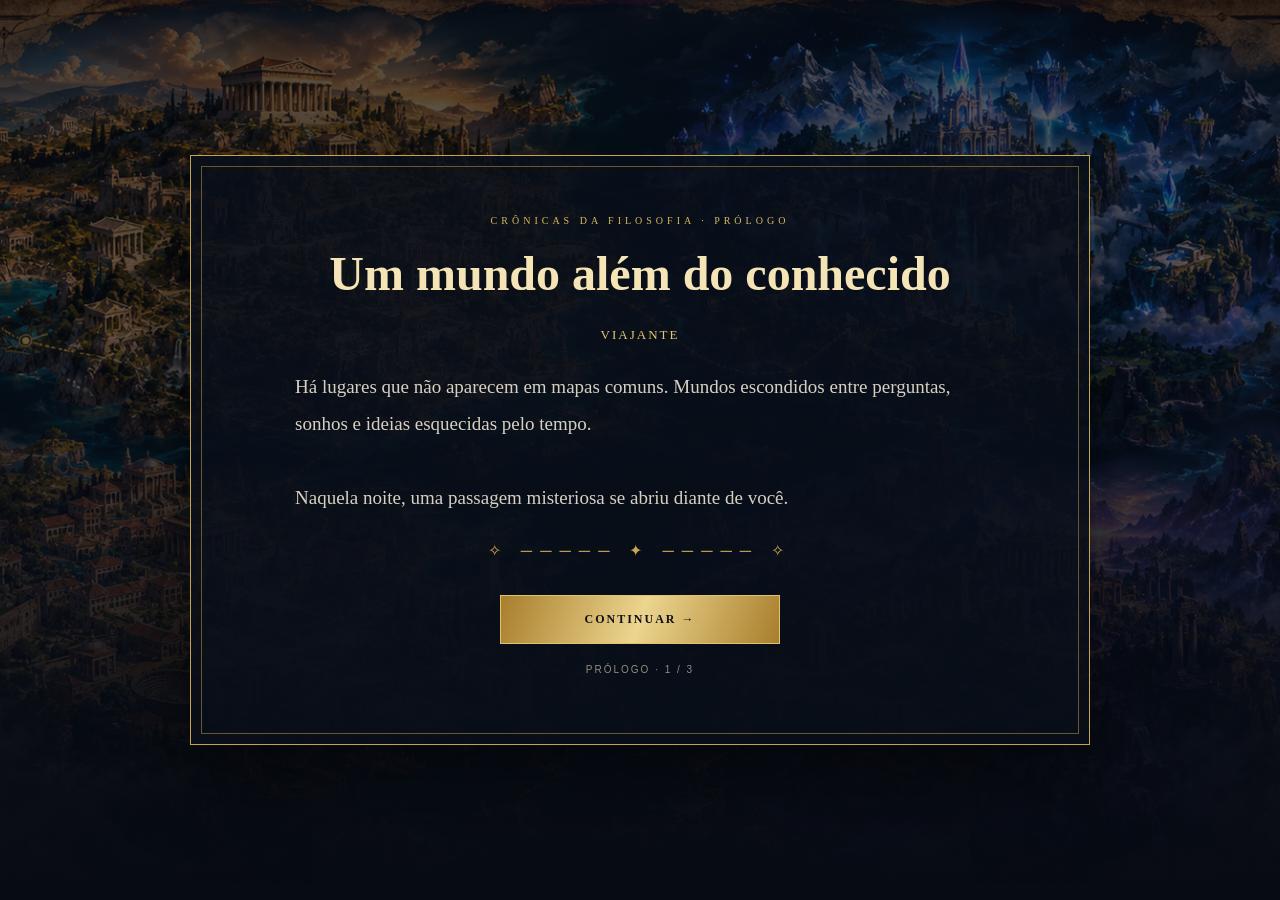
<file: Crônicas da Filosofia/site/entrada.html>
<!DOCTYPE html>
<html lang="pt-BR">
<head>
  <meta charset="UTF-8">
  <meta name="viewport" content="width=device-width, initial-scale=1.0">
  <title>A Travessia para Logos | Crônicas da Filosofia</title>
  <meta name="viewport" content="width=device-width, initial-scale=1.0">

  <style>
    * { box-sizing: border-box; }

    body {
      margin: 0;
      min-height: 100vh;
      background: #070b14;
      color: #f2e5c5;
      font-family: Georgia, serif;
    }

    .cena {
      min-height: 100vh;
      display: grid;
      place-items: center;
      padding: 30px 18px;
      position: relative;
      background:
        linear-gradient(0deg, #070b14 0%, #070b14f2 18%, #070b1499 65%, #070b14b0 100%),
        url("mapa-fantasia.png") center / cover no-repeat,
        #101a2a;
    }

    .moldura {
      width: min(100%, 900px);
      border: 1px solid #c7a34b;
      padding: 10px;
      background: #090e19dc;
      box-shadow: 0 20px 80px #0009;
    }

    .conteudo {
      border: 1px solid #68572e;
      padding: clamp(22px, 5vw, 48px);
      text-align: center;
    }

    .rotulo {
      color: #d9b85f;
      font-size: 10px;
      letter-spacing: 4px;
      margin: 0 0 20px;
    }

    h1 {
      font-size: clamp(30px, 6vw, 48px);
      line-height: 1.15;
      margin: 0 0 25px;
      color: #f5e4b5;
    }

    .retrato {
      width: 100px;
      height: 100px;
      border: 2px solid #c9a653;
      border-radius: 50%;
      object-fit: cover;
      background: #141b29;
      margin-bottom: 14px;
      box-shadow: 0 0 25px #c9a65326;
    }

    .nome {
      color: #e5c66e;
      font-size: 13px;
      letter-spacing: 2px;
      margin-bottom: 25px;
    }

    .texto {
      max-width: 690px;
      margin: 0 auto;
      color: #d7d0c2;
      font-size: clamp(16px, 2.3vw, 19px);
      line-height: 1.95;
      text-align: left;
      min-height: 145px;
      white-space: pre-line;
    }

    .divisor {
      color: #c9a653;
      margin: 25px 0;
      letter-spacing: 8px;
    }

    .avancar {
      min-width: min(100%, 280px);
      margin-top: 10px;
      padding: 16px 22px;
      border: 1px solid #e1c36f;
      background: linear-gradient(110deg, #a87e2c, #ecd58e, #a87e2c);
      color: #12111a;
      font-family: Georgia, serif;
      font-size: 12px;
      font-weight: bold;
      letter-spacing: 2px;
      cursor: pointer;
      transition: .2s;
    }

    .avancar:hover {
      filter: brightness(1.12);
      transform: translateY(-2px);
    }

    .contador {
      color: #938d82;
      font: 10px Arial, sans-serif;
      letter-spacing: 2px;
      margin-top: 20px;
    }

    @media (max-width: 500px) {
      .conteudo { padding: 25px 18px; }
      .texto { min-height: 190px; }
      .rotulo { letter-spacing: 2px; }
    }
  </style>
</head>

<body>
  <main class="cena">
    <section class="moldura">
      <div class="conteudo">
        <p class="rotulo">CRÔNICAS DA FILOSOFIA · PRÓLOGO</p>

        <h1 id="titulo-cena">A Travessia para Logos</h1>

        <img id="retrato" class="retrato" alt="Retrato do protagonista" hidden>

        <p class="nome" id="nome-personagem"></p>

        <p class="texto" id="texto-cena"></p>

        <p class="divisor">✧ ───── ✦ ───── ✧</p>

        <button class="avancar" id="avancar">CONTINUAR →</button>

        <p class="contador" id="contador"></p>
      </div>
    </section>
  </main>

  <script>
    const nomeSalvo = localStorage.getItem("nomeJogador") || "Viajante";
    const personagemSalvo = localStorage.getItem("personagemEscolhido");

    const cenas = [
      {
        titulo: "Um mundo além do conhecido",
        texto: "Há lugares que não aparecem em mapas comuns. Mundos escondidos entre perguntas, sonhos e ideias esquecidas pelo tempo.\n\nNaquela noite, uma passagem misteriosa se abriu diante de você."
      },
      {
        titulo: "O chamado de Logos",
        texto: "Uma luz dourada atravessou a escuridão. Do outro lado, ruínas antigas flutuavam sob um céu repleto de constelações desconhecidas.\n\nVocê havia chegado a Logos: um mundo onde o conhecimento tem poder e cada pergunta pode mudar o destino."
      },
      {
        titulo: "A primeira escolha",
        texto: "O vento percorreu as colunas de pedra. Ao longe, uma voz serena ecoou:\n\n“Viajante, não é a força que revela os mistérios deste mundo, mas a coragem de questionar. Caminhe, observe e não aceite toda resposta sem pensar.”\n\nSua jornada filosófica está prestes a começar."
      }
    ];

    let cenaAtual = 0;

    const titulo = document.getElementById("titulo-cena");
    const texto = document.getElementById("texto-cena");
    const botao = document.getElementById("avancar");
    const contador = document.getElementById("contador");
    const nomeElemento = document.getElementById("nome-personagem");
    const retrato = document.getElementById("retrato");

    nomeElemento.textContent = nomeSalvo.toUpperCase();

    if (personagemSalvo) {
      // O valor salvo pode ser um caminho de imagem ou um identificador.
      // Só tentamos exibir valores que pareçam caminhos de arquivo.
      if (/\.(png|jpe?g|webp|gif)(\?.*)?$/i.test(personagemSalvo)) {
        retrato.src = personagemSalvo;
        retrato.hidden = false;
        retrato.onerror = function() {
          retrato.hidden = true;
        };
      }
    }

    function mostrarCena() {
      const cena = cenas[cenaAtual];
      titulo.textContent = cena.titulo;
      texto.textContent = cena.texto;
      contador.textContent = "PRÓLOGO · " + (cenaAtual + 1) + " / " + cenas.length;

      botao.textContent = cenaAtual === cenas.length - 1
        ? "ENTRAR NO MUNDO →"
        : "CONTINUAR →";
    }

    botao.addEventListener("click", function() {
      if (cenaAtual < cenas.length - 1) {
        cenaAtual++;
        mostrarCena();
      } else {
        window.location.href = "sofia.html";
      }
    });

    mostrarCena();
  </script>
</body>
</html>
</file>
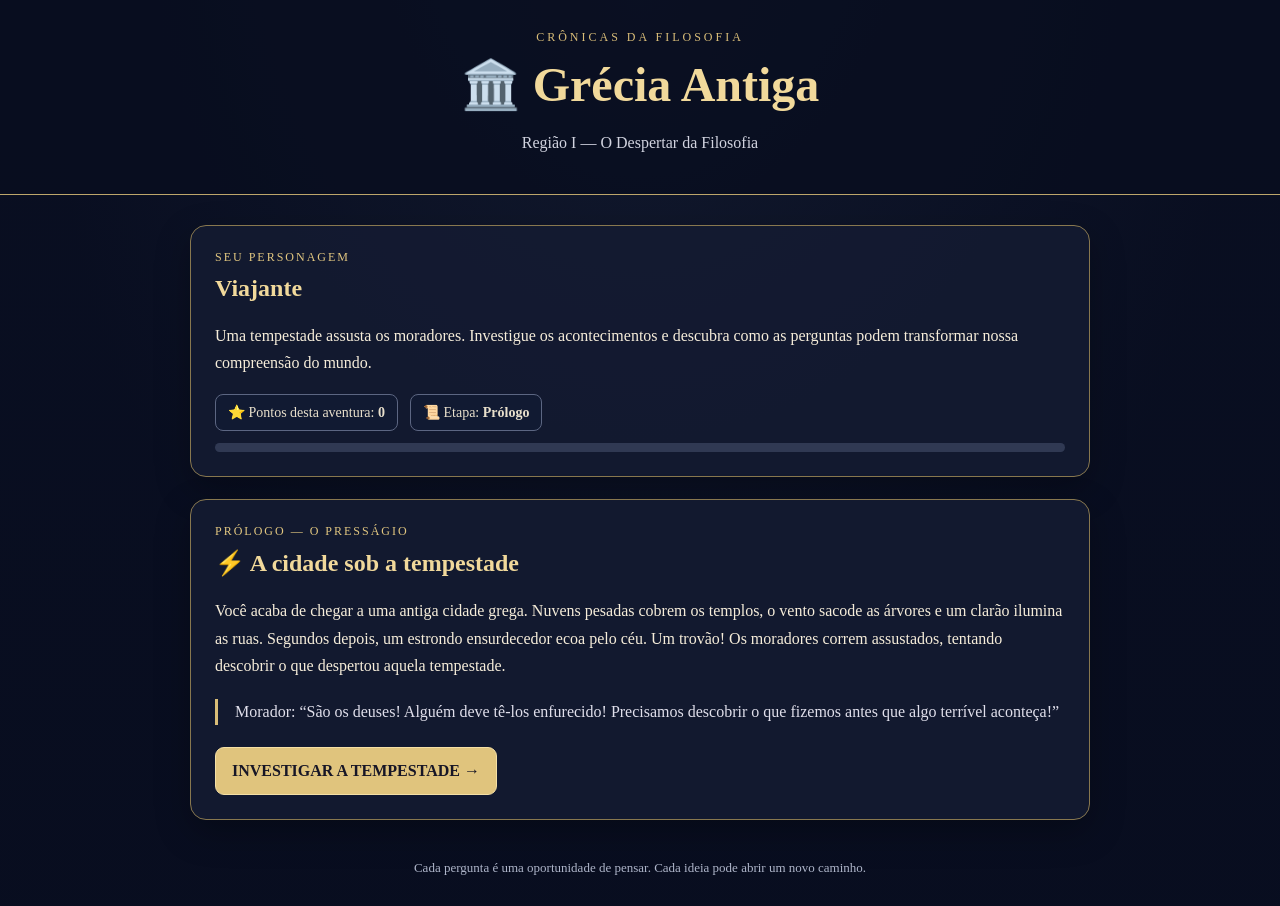
<file: Crônicas da Filosofia/site/grecia.html>
<!DOCTYPE html>
<html lang="pt-BR">
<head>
<meta charset="UTF-8">
<meta name="viewport" content="width=device-width, initial-scale=1.0">
<title>Grécia Antiga | Crônicas da Filosofia</title>
<style>
*{box-sizing:border-box}
body{margin:0;min-height:100vh;font-family:Georgia,"Times New Roman",serif;color:#f6edda;background:linear-gradient(rgba(8,13,31,.84),rgba(8,13,31,.96)),radial-gradient(ellipse at top,#52678b,#10172d 65%)}
header{text-align:center;padding:30px 16px 22px;border-bottom:1px solid #bda66b;background:#080d1fcc}
.marca{color:#d9bd78;letter-spacing:3px;font-size:12px;text-transform:uppercase}
h1{font-size:clamp(30px,6vw,48px);margin:12px 0;color:#f1d99b}
header p{color:#d1d3df}
main{width:min(900px,92%);margin:30px auto}
.painel{border:1px solid #88784f;border-radius:16px;padding:24px;margin-bottom:22px;background:#141b31e0;box-shadow:0 12px 35px #0004}
.etiqueta{color:#e2c780;font-size:12px;letter-spacing:2px;text-transform:uppercase}
h2{color:#f1d99b;margin-top:10px}
p{line-height:1.7}
.status{display:flex;flex-wrap:wrap;gap:12px;margin-top:18px}
.status span{border:1px solid #5c6682;border-radius:8px;padding:9px 12px;background:#111a32;color:#e9e0cc;font-size:14px}
.dialogo{border-left:3px solid #d9bd78;padding:4px 0 4px 17px;margin:20px 0;color:#e0dfeb}
.opcoes{display:grid;gap:12px;margin-top:20px}
button{font-family:inherit;font-size:16px;cursor:pointer;border-radius:9px;padding:14px 16px;transition:.2s}
.opcao{text-align:left;color:#f5edda;background:#202b49;border:1px solid #596887}
.opcao:hover:not(:disabled){background:#354362;border-color:#e0c47d;transform:translateY(-1px)}
button:disabled{cursor:default;opacity:.8}
.principal{color:#171626;background:#e0c47d;border:1px solid #f4dfa5;font-weight:bold}
.principal:hover{background:#f2d994}
.secundario{color:#eee4ce;background:transparent;border:1px solid #8a8fa4}
.feedback{display:none;padding:15px;border-radius:9px;margin-top:18px;line-height:1.6;background:#111a32;border:1px solid #5c6682}
.feedback.visivel{display:block}
.dica-box{margin:14px 0;padding:13px;border:1px dashed #d9bd78;border-radius:9px;background:#0e172a;color:#f0dfae;line-height:1.6}
.dica-box button{margin-top:8px;padding:9px 12px;font-size:14px}
.dica-texto{margin-top:8px}
.barra-fundo{height:9px;background:#303953;border-radius:20px;overflow:hidden;margin-top:12px}
.barra{height:100%;width:0;background:#e0c47d;transition:width .3s}
.acoes{display:flex;flex-wrap:wrap;gap:12px;margin-top:22px}
.oculto{display:none}
.rodape{text-align:center;color:#aeb5c9;font-size:13px;padding:10px 15px 30px}
@media(max-width:500px){.painel{padding:18px}.acoes button{width:100%}}
</style>
</head>
<body>
<header>
  <div class="marca">Crônicas da Filosofia</div>
  <h1>🏛️ Grécia Antiga</h1>
  <p>Região I — O Despertar da Filosofia</p>
</header>

<main>
  <section class="painel">
    <div class="etiqueta">Seu personagem</div>
    <h2 id="nomeJogador">Viajante</h2>
    <p>Uma tempestade assusta os moradores. Investigue os acontecimentos e descubra como as perguntas podem transformar nossa compreensão do mundo.</p>
    <div class="status">
      <span>⭐ Pontos desta aventura: <strong id="pontos">0</strong></span>
      <span>📜 Etapa: <strong id="etapaAtual">Prólogo</strong></span>
    </div>
    <div class="barra-fundo"><div class="barra" id="barraProgresso"></div></div>
  </section>

  <section class="painel" id="painelAventura">
    <div class="etiqueta" id="tipoEtapa">Prólogo — O presságio</div>
    <h2 id="tituloEtapa">⚡ A cidade sob a tempestade</h2>
    <p id="textoEtapa"></p>
    <div class="dialogo" id="dialogo"></div>
    <div id="areaPergunta" class="oculto">
      <p id="enunciado"></p>
      <div id="areaDica" class="dica-box oculto" aria-live="polite"></div>
      <div class="opcoes" id="opcoes"></div>
      <div class="feedback" id="feedback" aria-live="polite"></div>
    </div>
    <div class="acoes">
      <button class="principal" id="botaoContinuar">INVESTIGAR A TEMPESTADE →</button>
    </div>
  </section>

  <section class="painel oculto" id="painelFinal">
    <div class="etiqueta">Missão concluída</div>
    <h2>✨ O primeiro passo do filósofo</h2>
    <p id="resumoFinal"></p>
    <p>Você aprendeu que filosofar envolve questionar, investigar e buscar boas razões. Os primeiros filósofos gregos procuraram explicações racionais para a natureza. Hoje, a ciência explica que o trovão é o som produzido pelo rápido aquecimento e expansão do ar provocado por um raio.</p>
    <div class="status">
      <span>⭐ Pontos conquistados: <strong id="pontosFinais">0</strong></span>
    </div>
    <div class="acoes">
      <button class="principal" id="voltarMapa">VOLTAR AO MAPA</button>
      <button class="secundario" id="recomecar">JOGAR NOVAMENTE</button>
    </div>
  </section>
</main>

<div class="rodape">Cada pergunta é uma oportunidade de pensar. Cada ideia pode abrir um novo caminho.</div>

<script>
const nome = localStorage.getItem("nomeJogador") || "Viajante";
document.getElementById("nomeJogador").textContent = nome;

const dicas = [
  "Não confunda popularidade com verdade. Pense em qual atitude investiga a explicação em vez de aceitá-la automaticamente.",
  "Lembre-se: mito é uma narrativa tradicional; logos envolve discurso, razão e busca por explicações fundamentadas.",
  "Observe a relação entre o raio e o som que ouvimos depois. A resposta correta envolve um fenômeno físico, não uma ação sobrenatural."
];

const missoes = [
  {
    tipo:"Desafio 1 — O medo dos moradores",
    titulo:"Os deuses estão furiosos?",
    texto:"Você acaba de chegar a uma cidade da Grécia Antiga. O céu escurece, o vento sacode as árvores e um clarão ilumina as ruas. Um trovão ecoa sobre os telhados. Os moradores correm assustados. Um deles afirma que Zeus está furioso e que a tempestade é um castigo.",
    dialogo:"Morador: “Não questione! Os deuses estão furiosos. Essa é a única explicação possível!”",
    pergunta:"O que você decide fazer?",
    opcoes:[
      "Concordar imediatamente, porque muitas pessoas acreditam nisso.",
      "Investigar o fenômeno e questionar se existem outras explicações.",
      "Dizer que a tempestade não tem nenhuma causa.",
      "Inventar uma criatura invisível para explicar os trovões."
    ],
    correta:1,
    explicacao:"A atitude filosófica começa quando questionamos explicações e procuramos razões. Não precisamos aceitar uma ideia só porque muitas pessoas acreditam nela.",
    pontos:10
  },
  {
    tipo:"Desafio 2 — O encontro com Sofia",
    titulo:"Mito e Logos",
    texto:"Você procura abrigo e encontra Sofia, guardiã do conhecimento. Ela escuta o relato dos moradores e explica que os mitos ofereciam narrativas tradicionais para compreender o mundo. Alguns pensadores gregos começaram a buscar explicações racionais para os fenômenos naturais.",
    dialogo:"Sofia: “Não basta repetir o que ouvimos. Precisamos perguntar, observar e procurar razões. Essa busca ajuda a abrir caminho para o logos.”",
    pergunta:"Qual alternativa explica melhor a diferença entre mito e logos?",
    opcoes:[
      "Mito é sempre uma mentira, e logos significa apenas fazer contas.",
      "Mito é uma narrativa tradicional; logos está ligado ao discurso e à busca de explicações racionais.",
      "Mito e logos significam exatamente a mesma coisa.",
      "Logos é aceitar qualquer explicação sem fazer perguntas."
    ],
    correta:1,
    explicacao:"Mito é uma narrativa tradicional usada para explicar o mundo. Logos está relacionado à razão, ao discurso e à argumentação. Essa transformação foi gradual: os mitos não desapareceram de repente.",
    pontos:10
  },
  {
    tipo:"Desafio 3 — O segredo do trovão",
    titulo:"Investigar a natureza",
    texto:"Sofia aponta para o céu. Um clarão ilumina as nuvens e, alguns segundos depois, chega o estrondo. Ela explica que podemos investigar os fenômenos naturais por meio de observações, perguntas e evidências.",
    dialogo:"Sofia: “Os antigos não conheciam toda a ciência que temos hoje. Mas podemos continuar a investigação usando observações e boas perguntas.”",
    pergunta:"Qual explicação científica descreve corretamente a origem do trovão?",
    opcoes:[
      "É o som produzido quando um deus movimenta as nuvens.",
      "É um ruído sem relação com os raios.",
      "É o som causado pelo rápido aquecimento e expansão do ar provocado por um raio.",
      "É o vento batendo nas colunas dos templos."
    ],
    correta:2,
    explicacao:"Correto! O raio aquece intensamente o ar ao redor, que se expande rapidamente e gera ondas sonoras: o trovão. A Filosofia incentivou a busca de explicações racionais; a explicação física do fenômeno é estudada pela ciência.",
    pontos:10
  }
];

let etapa = -1;
let pontosDaAventura = 0;
let respondeu = false;

const tipoEtapa = document.getElementById("tipoEtapa");
const tituloEtapa = document.getElementById("tituloEtapa");
const textoEtapa = document.getElementById("textoEtapa");
const dialogo = document.getElementById("dialogo");
const areaPergunta = document.getElementById("areaPergunta");
const enunciado = document.getElementById("enunciado");
const opcoes = document.getElementById("opcoes");
const feedback = document.getElementById("feedback");
const botaoContinuar = document.getElementById("botaoContinuar");
const painelAventura = document.getElementById("painelAventura");
const painelFinal = document.getElementById("painelFinal");

function atualizarStatus(){
  document.getElementById("pontos").textContent = pontosDaAventura;
  document.getElementById("etapaAtual").textContent =
    etapa < 0 ? "Prólogo" : `${Math.min(etapa+1,missoes.length)}/${missoes.length}`;
  document.getElementById("barraProgresso").style.width =
    `${Math.max(0,(etapa+1)/(missoes.length+1)*100)}%`;
}

function mostrarIntroducao(){
  tipoEtapa.textContent = "Prólogo — O presságio";
  tituloEtapa.textContent = "⚡ A cidade sob a tempestade";
  textoEtapa.textContent =
    "Você acaba de chegar a uma antiga cidade grega. Nuvens pesadas cobrem os templos, o vento sacode as árvores e um clarão ilumina as ruas. Segundos depois, um estrondo ensurdecedor ecoa pelo céu. Um trovão! Os moradores correm assustados, tentando descobrir o que despertou aquela tempestade.";
  dialogo.textContent =
    "Morador: “São os deuses! Alguém deve tê-los enfurecido! Precisamos descobrir o que fizemos antes que algo terrível aconteça!”";
  areaPergunta.classList.add("oculto");
  botaoContinuar.disabled = false;
  botaoContinuar.textContent = "INVESTIGAR A TEMPESTADE →";
  atualizarStatus();
}

function mostrarMissao(){
  respondeu = false;
  const missao = missoes[etapa];
  tipoEtapa.textContent = missao.tipo;
  tituloEtapa.textContent = missao.titulo;
  textoEtapa.textContent = missao.texto;
  dialogo.textContent = missao.dialogo;
  enunciado.textContent = missao.pergunta;
  opcoes.innerHTML = "";
  const areaDica = document.getElementById("areaDica");
  if (localStorage.getItem("dicasAtivas") !== "nao") {
    areaDica.classList.remove("oculto");
    areaDica.innerHTML = '<strong>💡 Dica filosófica</strong><br><button type="button" class="secundario" id="mostrarDica">Revelar dica</button><div class="dica-texto oculto" id="textoDica"></div>';
    document.getElementById("mostrarDica").addEventListener("click", () => {
      const textoDica = document.getElementById("textoDica");
      textoDica.textContent = dicas[etapa];
      textoDica.classList.remove("oculto");
      document.getElementById("mostrarDica").textContent = "Dica revelada";
      document.getElementById("mostrarDica").disabled = true;
    });
  } else {
    areaDica.classList.add("oculto");
    areaDica.textContent = "";
  }
  feedback.className = "feedback";
  feedback.textContent = "";
  areaPergunta.classList.remove("oculto");
  botaoContinuar.textContent =
    etapa === missoes.length-1 ? "CONCLUIR A INVESTIGAÇÃO →" : "PRÓXIMO DESAFIO →";
  botaoContinuar.disabled = true;

  missao.opcoes.forEach((opcao,indice)=>{
    const botao = document.createElement("button");
    botao.className = "opcao";
    botao.textContent = `${String.fromCharCode(65+indice)}) ${opcao}`;
    botao.addEventListener("click",()=>responder(indice));
    opcoes.appendChild(botao);
  });
  atualizarStatus();
}

function responder(indice){
  if(respondeu) return;
  respondeu = true;
  const missao = missoes[etapa];
  const botoes = opcoes.querySelectorAll("button");

  botoes.forEach((botao,i)=>{
    botao.disabled = true;
    if(i===missao.correta) botao.style.borderColor = "#82c995";
    if(i===indice && i!==missao.correta) botao.style.borderColor = "#d58c8c";
  });

  if(indice===missao.correta){
    pontosDaAventura += missao.pontos;
    feedback.textContent = "✅ Resposta correta! "+missao.explicacao+
      ` Você ganhou ${missao.pontos} pontos.`;
  }else{
    feedback.textContent = "📚 Ainda não! "+missao.explicacao;
  }
  feedback.classList.add("visivel");
  botaoContinuar.disabled = false;
  atualizarStatus();
}

function concluirAventura(){
  const pontosAnteriores = Number(localStorage.getItem("pontosFilosofia")||0);
  localStorage.setItem("pontosFilosofia",String(pontosAnteriores+pontosDaAventura));
  localStorage.setItem("regiaoGreciaConcluida","sim");
  localStorage.setItem("missao1Concluida","sim");

  painelAventura.classList.add("oculto");
  painelFinal.classList.remove("oculto");
  document.getElementById("pontosFinais").textContent = pontosDaAventura;
  document.getElementById("resumoFinal").textContent =
    `${nome}, você concluiu a investigação da tempestade e conquistou ${pontosDaAventura} pontos nesta aventura.`;
  document.getElementById("barraProgresso").style.width = "100%";
  document.getElementById("etapaAtual").textContent = "Concluída";
}

botaoContinuar.addEventListener("click",()=>{
  if(etapa===-1){
    etapa=0;
    mostrarMissao();
  }else if(etapa<missoes.length-1){
    etapa++;
    mostrarMissao();
  }else{
    concluirAventura();
  }
});

document.getElementById("voltarMapa").addEventListener("click",()=>{
  window.location.href = "mapa.html";
});

document.getElementById("recomecar").addEventListener("click",()=>{
  etapa=-1;
  pontosDaAventura=0;
  painelFinal.classList.add("oculto");
  painelAventura.classList.remove("oculto");
  mostrarIntroducao();
});

mostrarIntroducao();
</script>
</body>
</html>
</file>
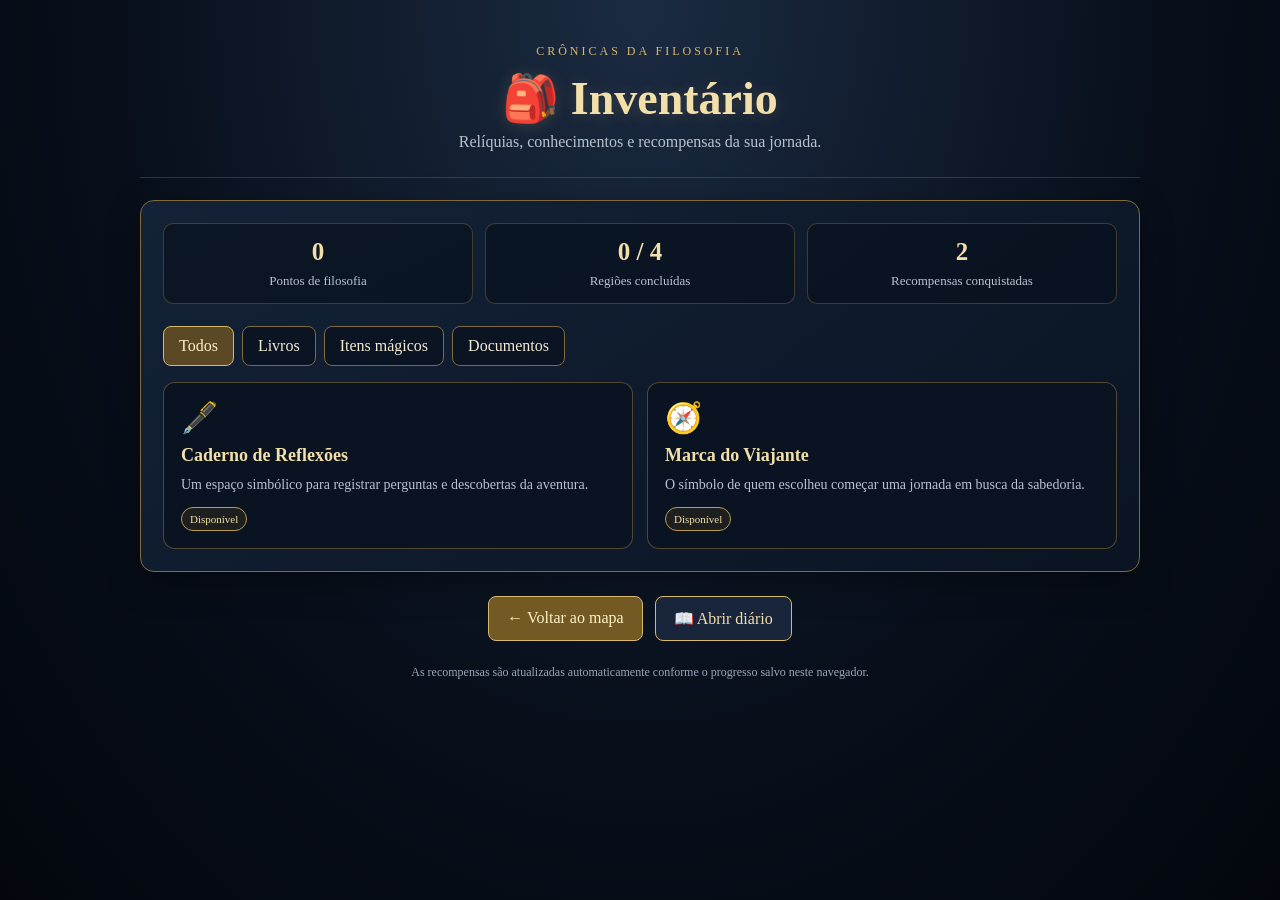
<file: Crônicas da Filosofia/site/inventario.html>
<!DOCTYPE html>
<html lang="pt-BR">
<head>
<meta charset="UTF-8">
<meta name="viewport" content="width=device-width, initial-scale=1.0">
<title>Inventário | Crônicas da Filosofia</title>
<style>
:root{--ouro:#d8b96b;--ouro-claro:#f3dfaa;--fundo:#07101d;--painel:#101d2e;--texto:#f3ead4;--suave:#b9c2d0;--borda:#806b3d}
*{box-sizing:border-box}body{margin:0;min-height:100vh;background:radial-gradient(ellipse at top,#1b2b42 0%,#080f1b 58%,#03070d 100%);color:var(--texto);font-family:Georgia,'Times New Roman',serif;padding:24px}
main{max-width:1000px;margin:0 auto}.topo{text-align:center;padding:20px 10px 26px;border-bottom:1px solid #806b3d66}.marca{color:var(--ouro);letter-spacing:3px;text-transform:uppercase;font-size:12px}.topo h1{font-size:clamp(30px,5vw,46px);color:var(--ouro-claro);margin:12px 0 8px;text-shadow:0 2px 15px #d8b96b30}.topo p{color:var(--suave);margin:0}.painel{background:linear-gradient(145deg,#142338f2,#0a1423f2);border:1px solid var(--borda);border-radius:14px;padding:22px;margin-top:22px;box-shadow:0 12px 35px #0005}.resumo{display:grid;grid-template-columns:repeat(3,minmax(0,1fr));gap:12px}.stat{background:#070f1c99;border:1px solid #806b3d77;border-radius:10px;padding:14px;text-align:center}.stat strong{display:block;color:var(--ouro-claro);font-size:25px;margin-bottom:5px}.stat span{font-size:13px;color:var(--suave)}.abas{display:flex;flex-wrap:wrap;gap:8px;margin:22px 0 16px}.aba,button{font:inherit;cursor:pointer}.aba{padding:10px 15px;border:1px solid #806b3d;border-radius:8px;background:#0a1422;color:var(--texto)}.aba.ativa{background:#5b4825;color:#fff1c8;border-color:var(--ouro)}.itens{display:grid;grid-template-columns:repeat(auto-fit,minmax(220px,1fr));gap:14px}.item{border:1px solid #806b3d99;background:#091321;border-radius:12px;padding:17px;min-height:155px}.icone{font-size:30px;margin-bottom:10px}.item h3{margin:0 0 8px;color:var(--ouro-claro);font-size:18px}.item p{margin:0;color:var(--suave);font-size:14px;line-height:1.5}.estado{display:inline-block;margin-top:12px;padding:5px 8px;border-radius:20px;font-size:11px;border:1px solid #526174;color:#b7c0cd}.estado.ganho{color:#f3dfaa;border-color:#b99b53;background:#7a5b1c30}.vazio{color:var(--suave);padding:25px;text-align:center;border:1px dashed #806b3d;border-radius:10px;line-height:1.6}.rodape{display:flex;justify-content:center;gap:12px;flex-wrap:wrap;margin:24px 0}.botao{padding:12px 18px;border-radius:8px;border:1px solid var(--ouro);background:#18253a;color:var(--ouro-claro);text-decoration:none}.botao.principal{background:#735923;color:#fff2c7}.nota{font-size:12px;color:#98a6b8;text-align:center;margin:12px 0 25px}
@media(max-width:520px){body{padding:12px}.painel{padding:15px}.resumo{grid-template-columns:1fr}.stat{display:flex;align-items:center;justify-content:center;gap:10px}.stat strong{margin:0}.aba{flex:1}}
</style>
</head>
<body>
<main>
<header class="topo"><div class="marca">Crônicas da Filosofia</div><h1>🎒 Inventário</h1><p>Relíquias, conhecimentos e recompensas da sua jornada.</p></header>
<section class="painel">
 <div class="resumo">
  <div class="stat"><strong id="pontos">0</strong><span>Pontos de filosofia</span></div>
  <div class="stat"><strong id="regioes">0 / 4</strong><span>Regiões concluídas</span></div>
  <div class="stat"><strong id="quantidade">0</strong><span>Recompensas conquistadas</span></div>
 </div>
 <div class="abas" role="tablist" aria-label="Categorias do inventário">
  <button class="aba ativa" data-filtro="todos">Todos</button><button class="aba" data-filtro="livros">Livros</button><button class="aba" data-filtro="itens">Itens mágicos</button><button class="aba" data-filtro="documentos">Documentos</button>
 </div>
 <div id="lista" class="itens" aria-live="polite"></div>
</section>
<div class="rodape"><a class="botao principal" href="mapa.html">← Voltar ao mapa</a><a class="botao" href="diario.html">📖 Abrir diário</a></div>
<p class="nota">As recompensas são atualizadas automaticamente conforme o progresso salvo neste navegador.</p>
</main>
<script>
(function(){
 const ler=(chave,alternativa='')=>{try{return localStorage.getItem(chave)??alternativa}catch(e){return alternativa}};
 const concluida=chave=>['sim','true','1'].includes(String(ler(chave,'')).toLowerCase());
 const regioes=[
  {chave:'regiaoGreciaConcluida',nome:'Grécia Antiga',titulo:'Pergaminho dos Primeiros Filósofos',tipo:'livros',icone:'📜',desc:'Registra as primeiras perguntas sobre a natureza e o início do pensamento filosófico.'},
  {chave:'reinoConhecimentoConcluido',nome:'Reino do Conhecimento',titulo:'Lente da Razão',tipo:'itens',icone:'🔮',desc:'Um artefato simbólico para lembrar de examinar ideias, argumentos e opiniões.'},
  {chave:'cidadeIdeiasConcluida',nome:'Cidade das Ideias',titulo:'Códice das Ideias',tipo:'livros',icone:'📘',desc:'Um livro especial sobre conceitos, ideias e a busca por compreender o que é real.'},
  {chave:'terrasGrandesQuestoesConcluida',nome:'Terras das Grandes Questões',titulo:'Mapa das Grandes Questões',tipo:'documentos',icone:'🗺️',desc:'Um mapa simbólico para continuar investigando questões importantes da filosofia.'}
 ];
 const extras=[{titulo:'Caderno de Reflexões',tipo:'documentos',icone:'🖋️',desc:'Um espaço simbólico para registrar perguntas e descobertas da aventura.',sempre:true},{titulo:'Marca do Viajante',tipo:'itens',icone:'🧭',desc:'O símbolo de quem escolheu começar uma jornada em busca da sabedoria.',sempre:true}];
 const itens=[...extras,...regioes.map(r=>({...r,desc:r.desc+' Região: '+r.nome+'.',obtido:concluida(r.chave)}))];
 const regioesFeitas=regioes.filter(r=>concluida(r.chave)).length;
 document.getElementById('pontos').textContent=ler('pontosFilosofia','0');
 document.getElementById('regioes').textContent=regioesFeitas+' / 4';
 document.getElementById('quantidade').textContent=extras.length+regioesFeitas;
 let filtro='todos';
 function render(){const lista=document.getElementById('lista');lista.innerHTML='';const visiveis=itens.filter(i=>(filtro==='todos'||i.tipo===filtro)&&(i.sempre||i.obtido));if(!visiveis.length){lista.innerHTML='<div class="vazio">Ainda não há recompensas nesta categoria.<br>Continue explorando as regiões para encontrar novos itens!</div>';return;}visiveis.forEach(i=>{const card=document.createElement('article');card.className='item';const icone=document.createElement('div');icone.className='icone';icone.textContent=i.icone;const titulo=document.createElement('h3');titulo.textContent=i.titulo;const desc=document.createElement('p');desc.textContent=i.desc;const estado=document.createElement('span');estado.className='estado '+((i.sempre||i.obtido)?'ganho':'');estado.textContent=i.sempre?'Disponível':(i.obtido?'Conquistado':'Ainda não conquistado');card.append(icone,titulo,desc,estado);lista.appendChild(card);});}
 document.querySelectorAll('.aba').forEach(btn=>btn.addEventListener('click',()=>{document.querySelectorAll('.aba').forEach(b=>b.classList.remove('ativa'));btn.classList.add('ativa');filtro=btn.dataset.filtro;render();}));
 render();
})();
</script>
</body>
</html>
</file>
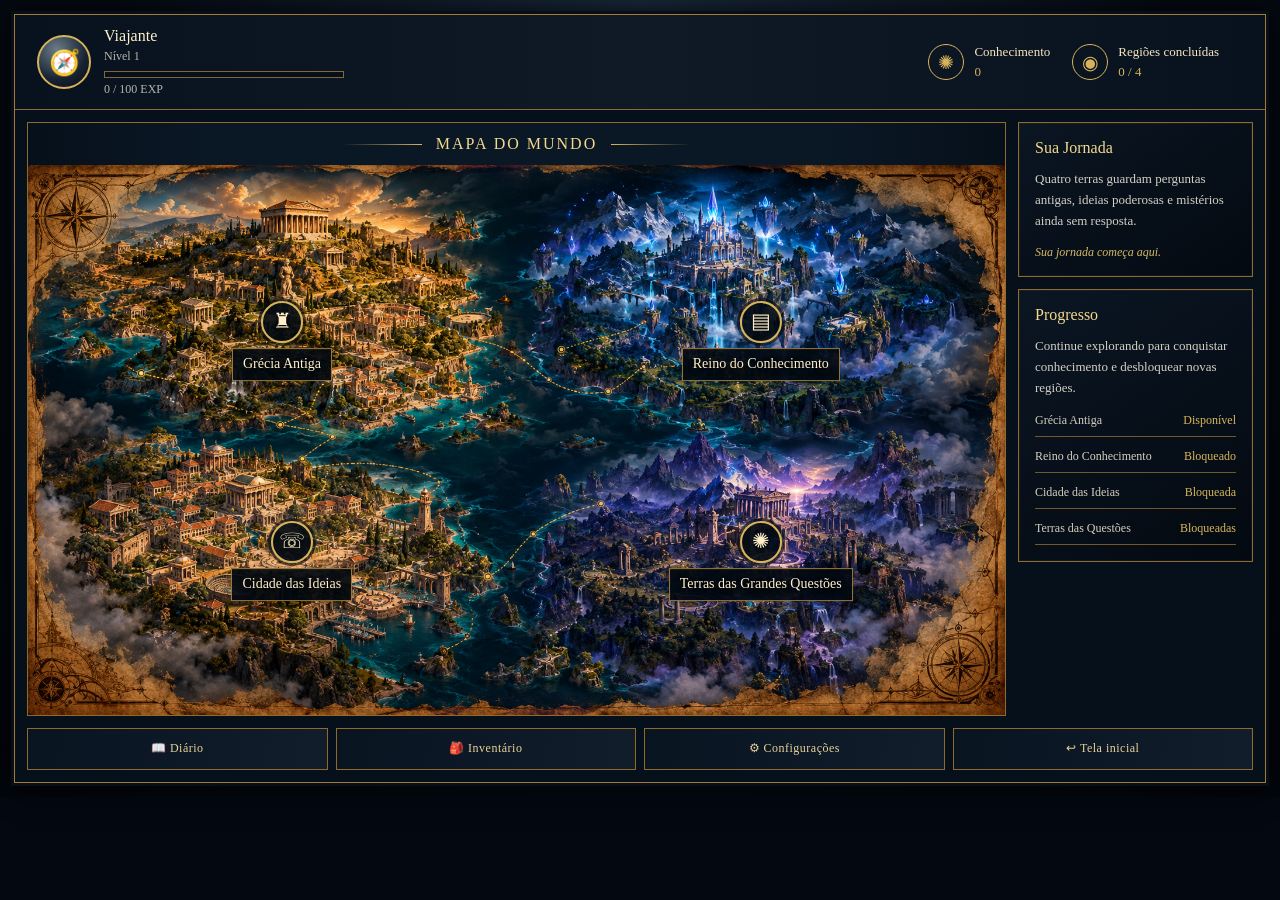
<file: Crônicas da Filosofia/site/mapa.html>
<!DOCTYPE html>
<html lang="pt-BR">
<head>
<meta charset="UTF-8">
<meta name="viewport" content="width=device-width, initial-scale=1.0">
<title>Crônicas da Filosofia — Mapa do Mundo</title>
<style>
:root{--gold:#d7b35b;--gold-light:#f4dfac;--ink:#06101b;--panel:rgba(4,12,22,.94);--line:#8e6b2d}
*{box-sizing:border-box}
html,body{margin:0;min-height:100%;background:#030811;color:#f4dfac;font-family:Georgia,"Times New Roman",serif}
body{padding:14px;background:radial-gradient(ellipse at 50% 0%,#1a2c3f 0%,#050b14 58%,#02050a 100%)}
button{font:inherit}
.shell{max-width:1440px;margin:auto;border:1px solid #a27c37;box-shadow:0 0 0 3px #080e17,0 0 32px #000; background:#06101b}
.topbar{min-height:82px;display:grid;grid-template-columns:minmax(220px,1fr) auto auto;align-items:center;gap:24px;padding:12px 22px;border-bottom:1px solid var(--line);background:linear-gradient(90deg,#08121f,#101a27,#08121f)}
.player{display:flex;align-items:center;gap:13px;min-width:0}
.avatar{width:54px;height:54px;flex:0 0 54px;border-radius:50%;border:2px solid var(--gold);display:grid;place-items:center;background:radial-gradient(circle at 35% 25%,#6b7c87,#172333 60%,#070b12);font-size:25px;overflow:hidden}
.avatar img{width:100%;height:100%;object-fit:cover}
.player-name{font-size:16px;color:#fff0c8}
.muted{font-size:12px;color:#b8b5ad;margin-top:4px}
.xp{width:min(240px,35vw);height:7px;border:1px solid #7f6737;background:#07101a;margin-top:7px}
.xp span{display:block;width:0%;height:100%;background:linear-gradient(90deg,#96712d,#f2d47d)}
.stats{display:flex;align-items:center;gap:22px}
.stat{display:flex;align-items:center;gap:10px;min-width:100px}
.stat-icon{width:36px;height:36px;border:1px solid var(--gold);border-radius:50%;display:grid;place-items:center;color:var(--gold);font-size:19px}
.stat strong{display:block;font-size:13px;font-weight:normal;color:#f6e7bf}
.stat small{display:block;color:#d4b35c;font-size:13px;margin-top:4px}
.main-grid{display:grid;grid-template-columns:minmax(0,1fr) 235px;gap:12px;padding:12px}
.map-panel{min-width:0;border:1px solid #8e6b2d;position:relative;background:#06101b;overflow:hidden}
.panel-heading{height:42px;display:flex;align-items:center;justify-content:center;gap:14px;text-transform:uppercase;letter-spacing:2px;font-size:16px;color:#f3d98e;background:linear-gradient(90deg,transparent,#0a1724 18%,#0a1724 82%,transparent)}
.panel-heading:before,.panel-heading:after{content:"";height:1px;width:min(10%,80px);background:linear-gradient(90deg,transparent,var(--gold))}
.panel-heading:after{transform:scaleX(-1)}
.map-art{position:relative;line-height:0}
.map-art>img{display:block;width:100%;height:auto}
.region{position:absolute;display:flex;flex-direction:column;align-items:center;gap:5px;transform:translate(-50%,-50%);border:0;background:transparent;color:#fff0c9;cursor:pointer;line-height:1.2;text-shadow:0 2px 5px #000;min-width:130px;padding:4px}
.region .seal{width:42px;height:42px;display:grid;place-items:center;border:2px solid var(--gold);border-radius:50%;background:rgba(3,10,18,.9);box-shadow:0 0 0 3px rgba(5,10,17,.65),0 0 15px #d7b35b35;font-size:21px}
.region .label{background:rgba(3,9,17,.92);border:1px solid #9b7839;padding:7px 10px;font-size:clamp(10px,1.1vw,14px);white-space:nowrap}
.region:hover .seal,.region:focus-visible .seal{box-shadow:0 0 0 3px #0a111c,0 0 24px #f3d98e;transform:scale(1.08)}
.region:focus-visible{outline:2px solid #f4dfac;outline-offset:2px}
#grecia{left:26%;top:32%}#reino{left:75%;top:32%}#cidade{left:27%;top:72%}#terras{left:75%;top:72%}
.side{display:flex;flex-direction:column;gap:12px;min-width:0}
.side-card{border:1px solid #8e6b2d;background:linear-gradient(145deg,rgba(11,22,35,.98),rgba(3,9,16,.98));padding:16px;box-shadow:inset 0 0 0 1px #d7b35b10}
.side-card h2{font-size:16px;font-weight:normal;margin:0 0 12px;color:#f4d98f}
.side-card p{font-size:13px;line-height:1.6;color:#d4d0c5;margin:0}
.side-card em{display:block;margin-top:14px;font-size:12px;color:#d5b968}
.progress-list{display:grid;gap:12px;margin-top:14px}
.progress-row{display:flex;justify-content:space-between;gap:8px;font-size:12px;color:#d6d0c1;border-bottom:1px solid #72582e;padding-bottom:8px}
.progress-row span:last-child{color:#d8b65a}
.bottom-nav{display:grid;grid-template-columns:repeat(4,1fr);gap:8px;padding:0 12px 12px}
.bottom-nav button{min-height:42px;color:#e9d39a;border:1px solid #8e6b2d;background:linear-gradient(100deg,#091421,#111d2b);cursor:pointer;font-size:12px;letter-spacing:.5px}
.bottom-nav button:hover{background:#263348;border-color:#f1d58b}
.notice{position:fixed;left:50%;bottom:20px;transform:translateX(-50%);z-index:5;max-width:min(92vw,600px);padding:12px 18px;background:#07111df5;border:1px solid #c7a65a;color:#f4dfac;font:14px/1.4 Georgia,serif;text-align:center;box-shadow:0 8px 30px #0008;display:none}
.notice.show{display:block}
@media(max-width:850px){body{padding:5px}.topbar{grid-template-columns:1fr auto;gap:12px;padding:10px}.stats{gap:10px}.stat{min-width:auto}.stat-icon{width:30px;height:30px}.main-grid{grid-template-columns:1fr}.side{display:grid;grid-template-columns:1fr 1fr}.side-card{padding:12px}.region{min-width:0}.region .seal{width:34px;height:34px;font-size:17px}.region .label{white-space:normal;text-align:center}}
@media(max-width:520px){.topbar{grid-template-columns:1fr}.stats{justify-content:space-around}.player{justify-content:center}.xp{width:180px}.main-grid{padding:6px}.panel-heading{height:36px;font-size:13px}.region .seal{width:27px;height:27px;font-size:14px}.region .label{font-size:9px;padding:4px 5px}.side{grid-template-columns:1fr}.bottom-nav{grid-template-columns:repeat(2,1fr);padding:0 6px 6px}.stat strong{font-size:11px}.stat small{font-size:12px}}
</style>
</head>
<body>
<main class="shell" aria-label="Mapa de Crônicas da Filosofia">
  <header class="topbar">
    <div class="player">
      <div class="avatar" id="avatar">🧭</div>
      <div>
        <div class="player-name" id="playerName">Viajante</div>
        <div class="muted">Nível 1</div>
        <div class="xp"><span></span></div>
        <div class="muted" id="xpText">0 / 100 EXP</div>
      </div>
    </div>
    <div class="stats">
      <div class="stat"><div class="stat-icon">✺</div><div><strong>Conhecimento</strong><small id="points">0</small></div></div>
      <div class="stat"><div class="stat-icon">◉</div><div><strong>Regiões concluídas</strong><small id="completed">0 / 4</small></div></div>
    </div>
  </header>
  <div class="main-grid">
    <section class="map-panel">
      <div class="panel-heading">Mapa do Mundo</div>
      <div class="map-art">
        <img src="mapa-fantasia.png" alt="Mapa fantástico com Grécia Antiga, Reino do Conhecimento, Cidade das Ideias e Terras das Grandes Questões.">
        <button class="region" id="grecia" aria-label="Explorar Grécia Antiga" title="Explorar Grécia Antiga"><span class="seal">♜</span><span class="label">Grécia Antiga</span></button>
        <button class="region" id="reino" aria-label="Explorar Reino do Conhecimento" title="Explorar Reino do Conhecimento"><span class="seal">▤</span><span class="label">Reino do Conhecimento</span></button>
        <button class="region" id="cidade" aria-label="Explorar Cidade das Ideias" title="Explorar Cidade das Ideias"><span class="seal">☏</span><span class="label">Cidade das Ideias</span></button>
        <button class="region" id="terras" aria-label="Explorar Terras das Grandes Questões" title="Explorar Terras das Grandes Questões"><span class="seal">✺</span><span class="label">Terras das Grandes Questões</span></button>
      </div>
    </section>
    <aside class="side">
      <section class="side-card"><h2>Sua Jornada</h2><p>Quatro terras guardam perguntas antigas, ideias poderosas e mistérios ainda sem resposta.</p><em>Sua jornada começa aqui.</em></section>
      <section class="side-card"><h2>Progresso</h2><p>Continue explorando para conquistar conhecimento e desbloquear novas regiões.</p><div class="progress-list">
        <div class="progress-row"><span>Grécia Antiga</span><span id="pGrecia">Bloqueada</span></div>
        <div class="progress-row"><span>Reino do Conhecimento</span><span id="pReino">Bloqueado</span></div>
        <div class="progress-row"><span>Cidade das Ideias</span><span id="pCidade">Bloqueada</span></div>
        <div class="progress-row"><span>Terras das Questões</span><span id="pTerras">Bloqueadas</span></div>
      </div></section>
    </aside>
  </div>
  <nav class="bottom-nav" aria-label="Menu do jogo">
    <button id="diario">📖 Diário</button><button id="inventario">🎒 Inventário</button><button id="config">⚙ Configurações</button><button id="sair">↩ Tela inicial</button>
  </nav>
</main>
<div class="notice" id="notice" role="status" aria-live="polite"></div>
<script>
const get = key => localStorage.getItem(key);
const concluida = key => get(key) === 'sim' || get(key) === 'true' || get(key) === '1';
const aviso = texto => {const n=document.getElementById('notice');n.textContent=texto;n.classList.add('show');clearTimeout(window.avisoTimer);window.avisoTimer=setTimeout(()=>n.classList.remove('show'),2800)};
const nome = get('nomeJogador');
const imagem = get('personagemEscolhido');
if (nome) document.getElementById('playerName').textContent = nome;
if (imagem && /\.(png|jpe?g|webp|gif)$/i.test(imagem)) {
  const img=document.createElement('img'); img.src=imagem.includes('/')?imagem:'personagens/'+imagem; img.alt='Retrato do personagem'; document.getElementById('avatar').replaceChildren(img);
}
const pontos = Number(get('pontosFilosofia') || 0);
document.getElementById('points').textContent = pontos;
const chaves = ['regiaoGreciaConcluida','reinoConhecimentoConcluido','cidadeIdeiasConcluida','terrasGrandesQuestoesConcluida'];
const total = chaves.filter(concluida).length;
document.getElementById('completed').textContent = total + ' / 4';
document.getElementById('pGrecia').textContent = concluida(chaves[0]) ? 'Concluída' : 'Disponível';
document.getElementById('pReino').textContent = concluida(chaves[1]) ? 'Concluído' : (concluida(chaves[0]) ? 'Disponível' : 'Bloqueado');
document.getElementById('pCidade').textContent = concluida(chaves[2]) ? 'Concluída' : (concluida(chaves[1]) ? 'Disponível' : 'Bloqueada');
document.getElementById('pTerras').textContent = concluida(chaves[3]) ? 'Concluídas' : (concluida(chaves[2]) ? 'Disponível' : 'Bloqueadas');
const abrirRegiao = (chaveAnterior, pagina, nomeRegiao) => {
  if (!chaveAnterior || concluida(chaveAnterior)) window.location.href = pagina;
  else aviso('🔒 Conclua a região anterior para desbloquear: ' + nomeRegiao + '.');
};
document.getElementById('grecia').addEventListener('click',()=>{if(get('confirmarAcoes')==='sim' && !confirm('Deseja entrar na Grécia Antiga?'))return;window.location.href='grecia.html';});
document.getElementById('reino').addEventListener('click',()=>{if(get('confirmarAcoes')==='sim' && !confirm('Deseja explorar o Reino do Conhecimento?'))return;abrirRegiao('regiaoGreciaConcluida','reino.html','Reino do Conhecimento');});
document.getElementById('cidade').addEventListener('click',()=>{if(get('confirmarAcoes')==='sim' && !confirm('Deseja explorar a Cidade das Ideias?'))return;abrirRegiao('reinoConhecimentoConcluido','cidade.html','Cidade das Ideias');});
document.getElementById('terras').addEventListener('click',()=>{if(get('confirmarAcoes')==='sim' && !confirm('Deseja explorar as Terras das Grandes Questões?'))return;abrirRegiao('cidadeIdeiasConcluida','terras.html','Terras das Grandes Questões');});
document.getElementById('diario').addEventListener('click',()=>{ window.location.href='diario.html'; });
document.getElementById('inventario').addEventListener('click',()=>{ window.location.href='inventario.html'; });
document.getElementById('config').addEventListener('click',()=>window.location.href='configuracoes.html');
document.getElementById('sair').addEventListener('click',()=>{if(get('confirmarAcoes')==='sim' ? confirm('Deseja voltar à tela inicial?') : true) window.location.href='index.html';});
</script>
</body>
</html>
</file>
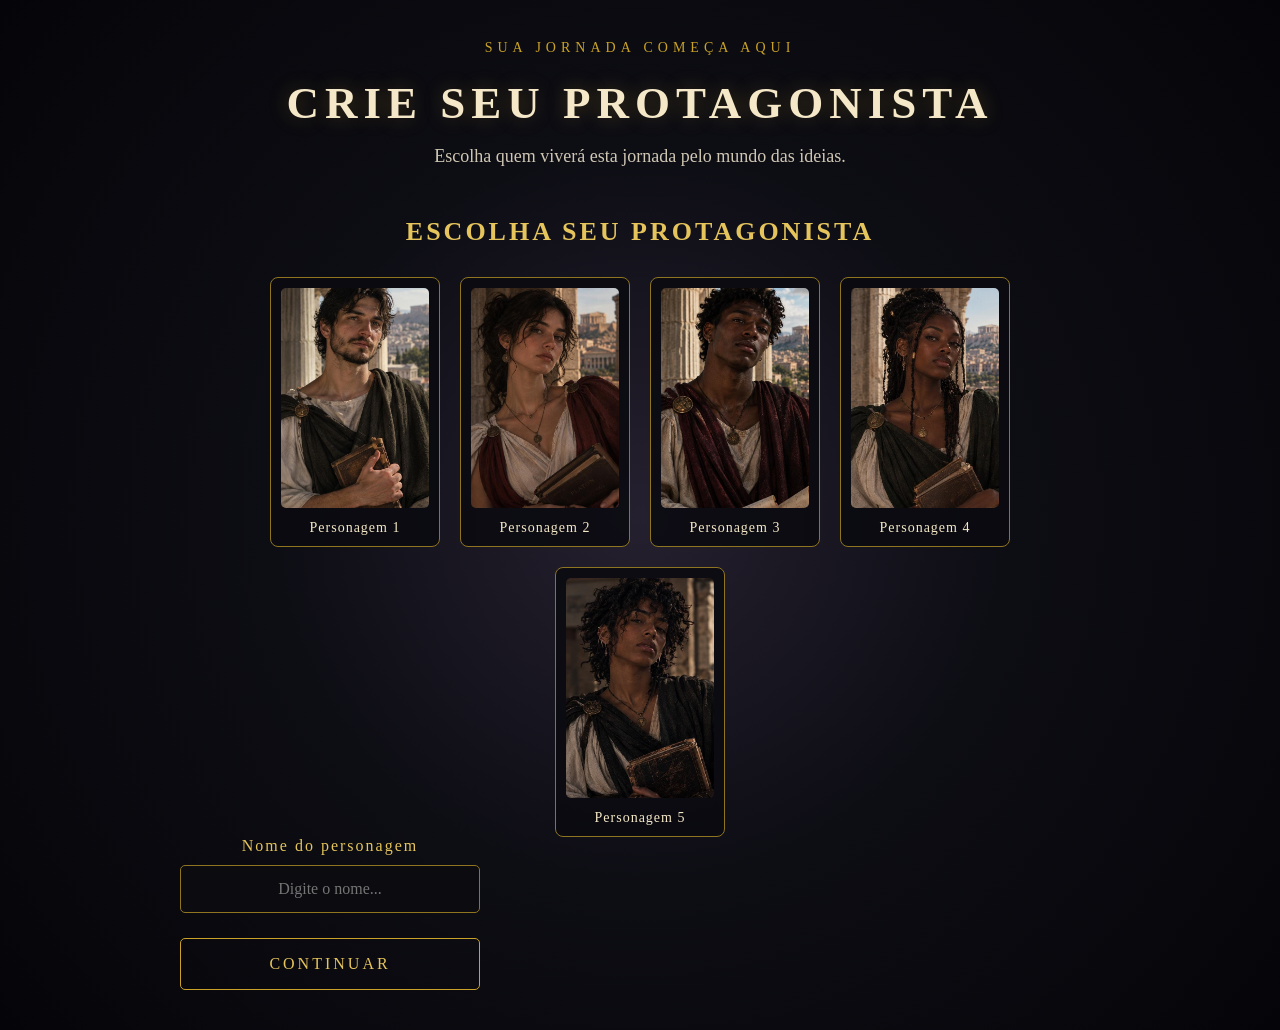
<file: Crônicas da Filosofia/site/personagem.html>
<!DOCTYPE html>
<html lang="pt-BR">
<head>
    <meta charset="UTF-8">
    <meta name="viewport" content="width=device-width, initial-scale=1.0">
    <title>Criação do Protagonista</title>
    <link rel="stylesheet" href="style.css">
</head>

<body>
    <main class="tela-personagem">
        <section class="criacao">

            <p class="subtitulo">SUA JORNADA COMEÇA AQUI</p>
            <h1>CRIE SEU PROTAGONISTA</h1>

            <p class="descricao">
                Escolha quem viverá esta jornada pelo mundo das ideias.
            </p>

            <div class="selecao-personagens">
                <h2>ESCOLHA SEU PROTAGONISTA</h2>

                <div class="lista-personagens">

                    <button type="button" class="personagem-opcao" data-personagem="personagem1.jpeg">
                        <img src="personagens/personagem1.jpeg" alt="Personagem 1">
                        <span>Personagem 1</span>
                    </button>

                    <button type="button" class="personagem-opcao" data-personagem="personagem2.jpeg">
                        <img src="personagens/personagem2.jpeg" alt="Personagem 2">
                        <span>Personagem 2</span>
                    </button>

                    <button type="button" class="personagem-opcao" data-personagem="personagem3.jpeg">
                        <img src="personagens/personagem3.jpeg" alt="Personagem 3">
                        <span>Personagem 3</span>
                    </button>

                    <button type="button" class="personagem-opcao" data-personagem="personagem4.jpeg">
                        <img src="personagens/personagem4.jpeg" alt="Personagem 4">
                        <span>Personagem 4</span>
                    </button>

                    <button type="button" class="personagem-opcao" data-personagem="personagem5.jpeg">
                        <img src="personagens/personagem5.jpeg" alt="Personagem 5">
                        <span>Personagem 5</span>
                    </button>

                </div>
            </div>

            <div class="opcoes">
                <label for="nome">Nome do personagem</label>
                <input type="text" id="nome" placeholder="Digite o nome...">

                <button type="button" id="continuar-personagem">
                    CONTINUAR
                </button>
            </div>

        </section>
    </main>

    <script>
        const nome = document.getElementById("nome");
        const continuar = document.getElementById("continuar-personagem");
        const personagens = document.querySelectorAll(".personagem-opcao");

        let personagemEscolhido = localStorage.getItem("personagemEscolhido") || "";

        nome.value = localStorage.getItem("nomeJogador") || "";

        personagens.forEach(function(botao) {
            if (botao.dataset.personagem === personagemEscolhido) {
                botao.classList.add("selecionado");
            }

            botao.addEventListener("click", function() {
                personagens.forEach(function(item) {
                    item.classList.remove("selecionado");
                });

                botao.classList.add("selecionado");
                personagemEscolhido = botao.dataset.personagem;

                localStorage.setItem("personagemEscolhido", personagemEscolhido);
            });
        });

        continuar.addEventListener("click", function() {
            if (personagemEscolhido === "") {
                alert("Escolha um dos cinco personagens primeiro!");
                return;
            }

            if (nome.value.trim() === "") {
                alert("Digite um nome para seu personagem!");
                nome.focus();
                return;
            }

          localStorage.setItem("nomeJogador", nome.value.trim());

window.location.href = "entrada.html";
        });
    </script>
</body>
</html>
</file>
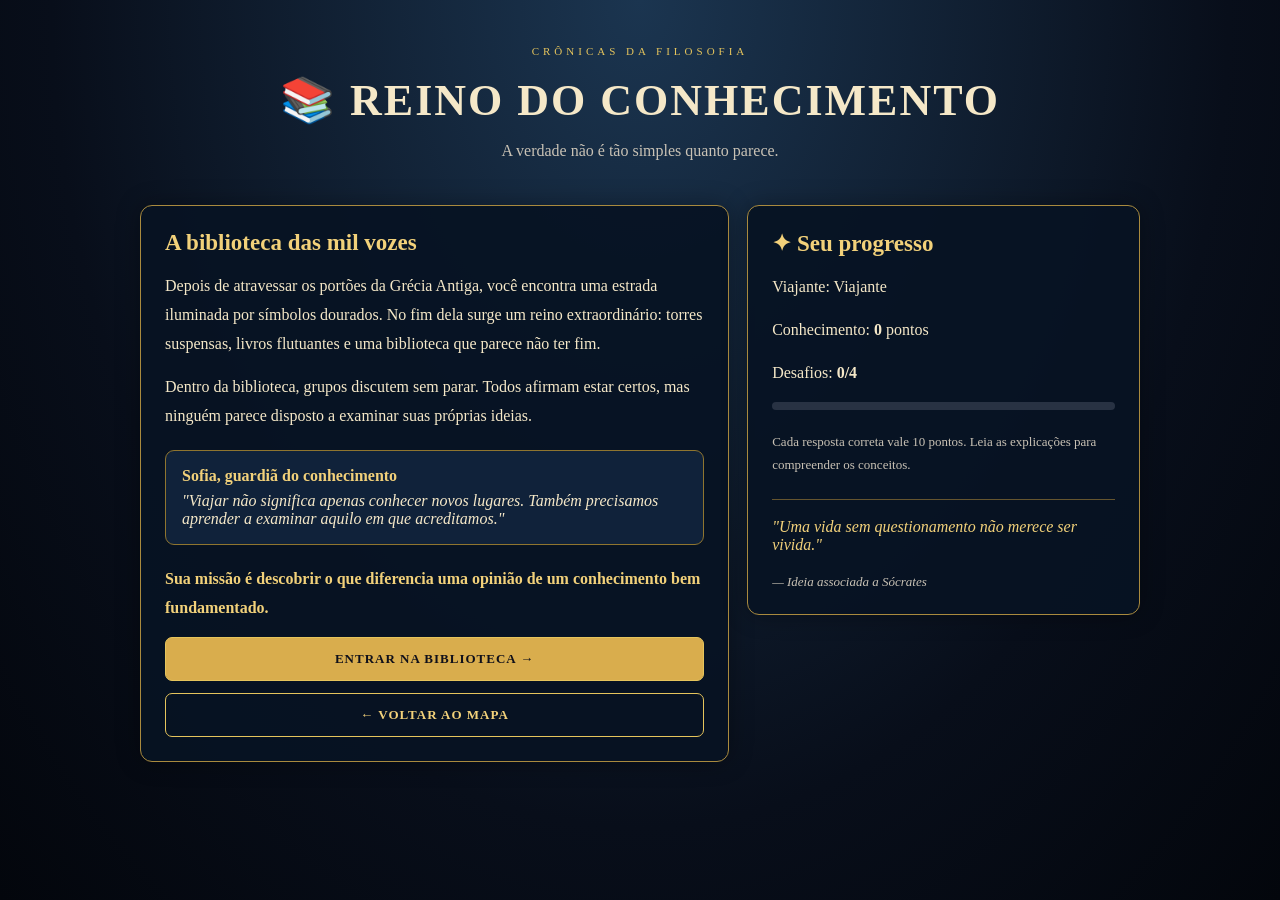
<file: Crônicas da Filosofia/site/reino.html>
<!DOCTYPE html>
<html lang="pt-BR">
<head>
<meta charset="UTF-8">
<meta name="viewport" content="width=device-width, initial-scale=1.0">
<title>Reino do Conhecimento | Crônicas da Filosofia</title>

<style>
* {
  box-sizing: border-box;
  margin: 0;
  padding: 0;
}

body {
  min-height: 100vh;
  background: radial-gradient(ellipse at top, #1b3550, #080e1a 65%, #03060c);
  color: #f5e8c8;
  font-family: Georgia, serif;
  padding: 22px;
}

header {
  text-align: center;
  padding: 20px 0 28px;
}

.eyebrow {
  color: #e5c45c;
  letter-spacing: 4px;
  font-size: 11px;
  margin-bottom: 12px;
}

h1 {
  font-size: clamp(28px, 5vw, 44px);
  letter-spacing: 2px;
}

.subtitulo {
  color: #c9c2b5;
  margin-top: 12px;
  line-height: 1.6;
}

.painel {
  width: min(100%, 1000px);
  margin: 0 auto;
  display: grid;
  grid-template-columns: minmax(0, 1.5fr) minmax(260px, 1fr);
  gap: 18px;
  align-items: start;
}

.caixa {
  background: #071323ed;
  border: 1px solid #a98a3e;
  border-radius: 12px;
  padding: 24px;
  box-shadow: 0 0 25px #0005;
}

h2 {
  color: #f2d17a;
  font-size: 23px;
  margin-bottom: 16px;
}

p {
  line-height: 1.8;
  margin-bottom: 14px;
}

.dialogo {
  border: 1px solid #8f752f;
  border-radius: 9px;
  padding: 16px;
  margin: 20px 0;
  background: #10223a;
  font-style: italic;
}

.dialogo strong {
  display: block;
  color: #f2d17a;
  margin-bottom: 7px;
  font-style: normal;
}

.pergunta {
  color: #f2d17a;
  font-weight: bold;
}

.opcoes {
  display: grid;
  gap: 10px;
  margin: 18px 0;
}

.opcao {
  display: flex;
  align-items: flex-start;
  gap: 10px;
  padding: 14px;
  border: 1px solid #5d6471;
  border-radius: 8px;
  cursor: pointer;
  line-height: 1.6;
  background: #0b1b2e;
}

.opcao:hover {
  border-color: #e5c45c;
}

.opcao input {
  margin-top: 5px;
  accent-color: #e5c45c;
}

.botao {
  width: 100%;
  padding: 13px 16px;
  border: 1px solid #e5c45c;
  border-radius: 7px;
  background: #d9ad4d;
  color: #10101a;
  font: bold 13px Georgia, serif;
  letter-spacing: 1px;
  cursor: pointer;
}

.botao:hover {
  background: #f2d17a;
}

.botao.secundario {
  margin-top: 12px;
  background: transparent;
  color: #f2d17a;
}

.feedback {
  display: none;
  padding: 15px;
  border-radius: 8px;
  margin: 15px 0;
  line-height: 1.7;
  background: #13283a;
  border: 1px solid #8f752f;
}

.progresso {
  height: 8px;
  background: #283243;
  border-radius: 20px;
  overflow: hidden;
  margin: 12px 0 20px;
}

#barra {
  width: 0%;
  height: 100%;
  background: #e5c45c;
  transition: width .3s;
}

.pequeno {
  color: #c9c2b5;
  font-size: 13px;
}

.citacao {
  border-top: 1px solid #65552f;
  padding-top: 18px;
  margin-top: 22px;
  color: #f2d17a;
  font-style: italic;
}

#aventura {
  min-height: 250px;
}

@media (max-width: 700px) {
  body { padding: 12px; }
  .painel { grid-template-columns: 1fr; }
  .caixa { padding: 18px; }
}
</style>
</head>

<body>

<header>
  <p class="eyebrow">CRÔNICAS DA FILOSOFIA</p>
  <h1>📚 REINO DO CONHECIMENTO</h1>
  <p class="subtitulo">
    A verdade não é tão simples quanto parece.
  </p>
</header>

<main class="painel">

  <section class="caixa" id="aventura">
    <h2 id="titulo">A biblioteca das mil vozes</h2>

    <p id="historia">
      Depois de atravessar os portões da Grécia Antiga, você encontra
      uma estrada iluminada por símbolos dourados. No fim dela surge
      um reino extraordinário: torres suspensas, livros flutuantes e
      uma biblioteca que parece não ter fim.
    </p>

    <p id="historia2">
      Dentro da biblioteca, grupos discutem sem parar. Todos afirmam
      estar certos, mas ninguém parece disposto a examinar suas próprias
      ideias.
    </p>

    <div class="dialogo" id="fala">
      <strong>Sofia, guardiã do conhecimento</strong>
      "Viajar não significa apenas conhecer novos lugares.
      Também precisamos aprender a examinar aquilo em que acreditamos."
    </div>

    <p id="pergunta" class="pergunta">
      Sua missão é descobrir o que diferencia uma opinião de um
      conhecimento bem fundamentado.
    </p>

    <div id="area-opcoes" class="opcoes" style="display:none"></div>

    <div id="area-dica" style="display:none;margin:14px 0">
      <button type="button" class="botao secundario" id="botaoDica" style="margin-top:0">💡 REVELAR DICA</button>
      <div id="textoDica" class="feedback" aria-live="polite"></div>
    </div>

    <div id="feedback" class="feedback" aria-live="polite"></div>

    <button class="botao" id="acao" onclick="iniciar()">
      ENTRAR NA BIBLIOTECA →
    </button>

    <button class="botao secundario" onclick="voltarMapa()">
      ← VOLTAR AO MAPA
    </button>
  </section>

  <aside class="caixa">
    <h2>✦ Seu progresso</h2>
    <p id="nomeJogador">Viajante: Viajante</p>
    <p>Conhecimento: <strong id="pontos">0</strong> pontos</p>
    <p>Desafios: <strong id="contador">0/4</strong></p>

    <div class="progresso">
      <div id="barra"></div>
    </div>

    <p class="pequeno">
      Cada resposta correta vale 10 pontos.
      Leia as explicações para compreender os conceitos.
    </p>

    <div class="citacao">
      "Uma vida sem questionamento não merece ser vivida."
      <br><br>
      <span class="pequeno">— Ideia associada a Sócrates</span>
    </div>
  </aside>

</main>

<script>
const nome = localStorage.getItem("nomeJogador") || "Viajante";

document.getElementById("nomeJogador").textContent =
  "Viajante: " + nome;

const desafios = [
  {
    titulo: "Desafio 1 — O que é conhecer?",
    historia: "Um grupo afirma que uma ideia é verdadeira apenas porque muitas pessoas acreditam nela. Outro grupo pede razões e evidências antes de aceitar a afirmação.",
    fala: "Sofia: 'Popularidade e certeza pessoal não são a mesma coisa que conhecimento. Precisamos examinar as razões que sustentam uma afirmação.'",
    pergunta: "Qual atitude é mais adequada para investigar se uma afirmação tem fundamento?",
    opcoes: [
      "Aceitar a afirmação porque a maioria acredita nela.",
      "Acreditar em quem fala com mais confiança.",
      "Examinar as razões, as evidências e possíveis objeções.",
      "Rejeitar tudo sem analisar nenhuma informação."
    ],
    correta: 2,
    explicacao: "Isso mesmo! O pensamento crítico examina razões e evidências. Uma afirmação não se torna verdadeira só porque muita gente acredita nela.",
    dica: "Pense na diferença entre algo ser popular e algo ter boas justificativas. O que ajudaria a verificar a afirmação?"
  },
  {
    titulo: "Desafio 2 — Opinião e conhecimento",
    historia: "Dois viajantes discutem sobre uma planta misteriosa. Um diz que ela cura qualquer doença porque ouviu isso de alguém. O outro procura estudos e informações confiáveis.",
    fala: "Sofia: 'Ter uma opinião é normal. O importante é reconhecer que nossas crenças podem estar erradas e precisam ser examinadas.'",
    pergunta: "Qual alternativa diferencia melhor uma opinião de um conhecimento fundamentado?",
    opcoes: [
      "Toda opinião é falsa e todo conhecimento é infalível.",
      "Uma opinião é uma crença; um conhecimento fundamentado exige boas razões e evidências.",
      "Uma ideia vira conhecimento quando é repetida muitas vezes.",
      "A opinião de uma pessoa importante nunca precisa ser questionada."
    ],
    correta: 1,
    explicacao: "Correto! Opiniões são crenças ou avaliações que podemos ter. Para sustentar uma afirmação como conhecimento, precisamos examinar as justificativas disponíveis. Mesmo assim, devemos estar abertos a novas evidências.",
    dica: "Uma pessoa ouviu uma afirmação de alguém; a outra procurou informações confiáveis. Qual delas buscou justificativas?"
  },
  {
    titulo: "Desafio 3 — O senso comum",
    historia: "Na praça, um morador afirma que um acontecimento sempre traz azar porque isso é dito há gerações. Você decide investigar em vez de aceitar a ideia automaticamente.",
    fala: "Sofia: 'O senso comum reúne ideias e costumes compartilhados no cotidiano. Ele pode ajudar em algumas situações, mas também pode conter erros e preconceitos.'",
    pergunta: "O que significa pensar criticamente diante de uma crença do senso comum?",
    opcoes: [
      "Aceitar a crença porque é antiga.",
      "Ridicularizar quem acredita nela.",
      "Investigar suas razões, seu contexto e as evidências disponíveis.",
      "Trocar a crença por outra sem fazer perguntas."
    ],
    correta: 2,
    explicacao: "Muito bem! Pensar criticamente é examinar uma ideia com cuidado, sem aceitá-la nem rejeitá-la automaticamente por ser tradicional ou popular.",
    dica: "Você não precisa ridicularizar nem aceitar a crença só por ser antiga. O caminho filosófico é investigar."
  },
  {
    titulo: "Desafio 4 — A coragem de questionar",
    historia: "Na última sala, você encontra uma porta selada. A inscrição diz: 'Só entra quem sabe por que acredita no que acredita'.",
    fala: "Sofia: 'Filosofar não é duvidar de tudo para sempre. É perguntar, buscar razões, avaliar respostas e reconhecer os limites do que sabemos.'",
    pergunta: "Qual atitude combina melhor com a investigação filosófica?",
    opcoes: [
      "Nunca mudar de opinião, mesmo diante de boas evidências.",
      "Fazer perguntas, analisar argumentos e rever ideias quando necessário.",
      "Considerar que todas as respostas são igualmente justificadas.",
      "Aceitar a primeira explicação que parecer convincente."
    ],
    correta: 1,
    explicacao: "Exatamente! A investigação filosófica envolve perguntas, análise de argumentos e disposição para rever posições. Isso não significa aceitar qualquer resposta, mas avaliar sua fundamentação.",
    dica: "Uma boa investigação combina curiosidade com análise de argumentos e abertura para corrigir as próprias ideias."
  }
];

let etapa = -1;
let acertos = 0;
let respondendo = false;
let pontosDaAventura = 0;

function iniciar() {
  etapa = 0;
  mostrarDesafio();
}

function mostrarDesafio() {
  respondendo = false;

  const d = desafios[etapa];

  document.getElementById("titulo").textContent = d.titulo;
  document.getElementById("historia").textContent = d.historia;
  document.getElementById("historia2").textContent =
    "Observe a situação e escolha a alternativa mais bem fundamentada.";

  document.getElementById("fala").innerHTML =
    "<strong>Sofia, guardiã do conhecimento</strong>" + d.fala.replace("Sofia: ", "");

  document.getElementById("pergunta").textContent = d.pergunta;

  const areaDica = document.getElementById("area-dica");
  const botaoDica = document.getElementById("botaoDica");
  const textoDica = document.getElementById("textoDica");
  const dicasAtivas = localStorage.getItem("dicasAtivas") !== "nao";
  areaDica.style.display = dicasAtivas ? "block" : "none";
  textoDica.style.display = "none";
  textoDica.textContent = "";
  botaoDica.disabled = false;
  botaoDica.textContent = "💡 REVELAR DICA";
  botaoDica.onclick = () => {
    textoDica.textContent = d.dica;
    textoDica.style.display = "block";
    botaoDica.textContent = "DICA REVELADA";
    botaoDica.disabled = true;
  };

  const area = document.getElementById("area-opcoes");
  area.innerHTML = "";
  area.style.display = "grid";

  d.opcoes.forEach((opcao, i) => {
    const label = document.createElement("label");
    label.className = "opcao";

    const radio = document.createElement("input");
    radio.type = "radio";
    radio.name = "resposta";
    radio.value = i;

    const texto = document.createElement("span");
    texto.textContent = opcao;

    label.appendChild(radio);
    label.appendChild(texto);
    area.appendChild(label);
  });

  document.getElementById("feedback").style.display = "none";
  document.getElementById("acao").textContent = "CONFIRMAR RESPOSTA";
  document.getElementById("acao").onclick = confirmarResposta;

  document.getElementById("contador").textContent =
    etapa + "/" + desafios.length;

  document.getElementById("barra").style.width =
    (etapa / desafios.length * 100) + "%";
}

function confirmarResposta() {
  if (respondendo) {
    proximaEtapa();
    return;
  }

  const selecionada = document.querySelector('input[name="resposta"]:checked');

  if (!selecionada) {
    alert("Escolha uma resposta antes de continuar!");
    return;
  }

  respondendo = true;

  const d = desafios[etapa];
  const acertou = Number(selecionada.value) === d.correta;

  const feedback = document.getElementById("feedback");
  feedback.style.display = "block";

  if (acertou) {
    acertos++;
    pontosDaAventura += 10;
    feedback.innerHTML =
      "<strong>✓ Resposta correta! +10 pontos</strong><br>" + d.explicacao;
  } else {
    feedback.innerHTML =
      "<strong>Vamos refletir!</strong><br>" + d.explicacao;
  }

  document.querySelectorAll('input[name="resposta"]').forEach(input => {
    input.disabled = true;
  });

  document.getElementById("pontos").textContent = pontosDaAventura;
  document.getElementById("contador").textContent =
    (etapa + 1) + "/" + desafios.length;

  document.getElementById("barra").style.width =
    ((etapa + 1) / desafios.length * 100) + "%";

  document.getElementById("acao").textContent =
    etapa === desafios.length - 1 ? "CONCLUIR AVENTURA →" : "PRÓXIMO DESAFIO →";
}

function proximaEtapa() {
  if (etapa < desafios.length - 1) {
    etapa++;
    mostrarDesafio();
  } else {
    concluirAventura();
  }
}

function concluirAventura() {
  document.getElementById("titulo").textContent = "A biblioteca reconhece você!";
  document.getElementById("historia").textContent =
    "As portas douradas se abrem. Os livros deixam de flutuar desordenadamente e formam uma trilha luminosa até a saída. Você aprendeu que conhecer não é apenas acreditar: é investigar e avaliar razões.";
  document.getElementById("historia2").textContent =
    "Sofia sorri. 'Você não precisa ter resposta para tudo. Precisa ter coragem para perguntar e honestidade para examinar as respostas.'";

  document.getElementById("fala").innerHTML =
    "<strong>Sofia</strong> 'O conhecimento cresce quando a curiosidade encontra a reflexão. Continue questionando, viajante!'";

  document.getElementById("pergunta").textContent =
    "Desafios corretos: " + acertos + " de " + desafios.length +
    ". Pontos conquistados nesta aventura: " + pontosDaAventura + ".";

  document.getElementById("area-opcoes").style.display = "none";
  document.getElementById("area-dica").style.display = "none";
  document.getElementById("feedback").style.display = "none";
  document.getElementById("acao").textContent = "VOLTAR AO MAPA";
  document.getElementById("acao").onclick = voltarMapa;

  document.getElementById("barra").style.width = "100%";

  // Registra a conclusão da região para o mapa.
  localStorage.setItem("reinoConhecimentoConcluido", "sim");

  // Soma os pontos desta aventura apenas uma vez.
  if (localStorage.getItem("reinoPontosAdicionados") !== "sim") {
    const totalAnterior = Number(
      localStorage.getItem("pontosFilosofia") || 0
    );

    localStorage.setItem(
      "pontosFilosofia",
      totalAnterior + pontosDaAventura
    );

    localStorage.setItem("reinoPontosAdicionados", "sim");
  }

  document.getElementById("pontos").textContent = pontosDaAventura;
}

function voltarMapa() {
  window.location.href = "mapa.html";
}
</script>

</body>
</html>
</file>
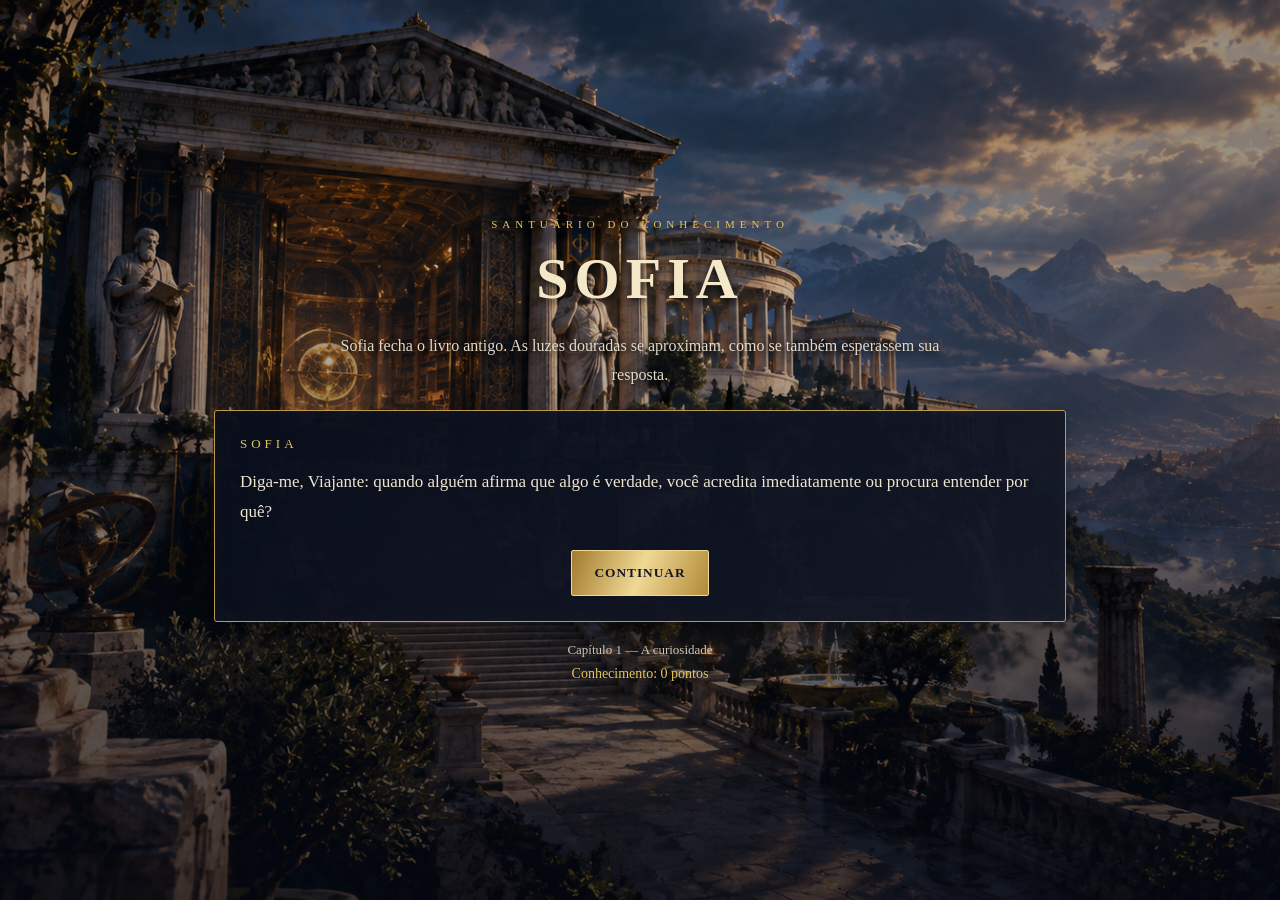
<file: Crônicas da Filosofia/site/sofia.html>
<!DOCTYPE html>
<html lang="pt-BR">
<head>
    <meta charset="UTF-8">
    <meta name="viewport" content="width=device-width, initial-scale=1.0">
    <title>O Encontro com Sofia | Crônicas da Filosofia</title>

    <style>
        * {
            box-sizing: border-box;
            margin: 0;
            padding: 0;
        }

        body {
            min-height: 100vh;
            background: radial-gradient(
                ellipse at 50% 30%,
                #35435a,
                #151827 55%,
                #06070d
            );
            color: #f5e8c8;
            font-family: Georgia, serif;
        }

        main {
            max-width: 850px;
            min-height: 100vh;
            margin: auto;
            padding: 35px 20px;
            display: flex;
            flex-direction: column;
            align-items: center;
            justify-content: center;
            text-align: center;
        }

        .local {
            color: #e5c45c;
            font-size: 12px;
            letter-spacing: 4px;
            margin-bottom: 15px;
        }

        h1 {
            font-size: clamp(30px, 6vw, 48px);
            letter-spacing: 4px;
        }

        #introducao {
            max-width: 650px;
            margin: 20px 0;
            color: #d0c8bb;
            line-height: 1.8;
        }

        .retrato {
            width: 125px;
            height: 150px;
            object-fit: cover;
            border: 2px solid #c9a227;
            border-radius: 8px;
            margin-bottom: 20px;
        }

        .dialogo {
            width: 100%;
            padding: 25px;
            background: #090b12dd;
            border: 1px solid #8f7520;
            border-radius: 8px;
            text-align: left;
        }

        #autor {
            color: #e5c45c;
            font-size: 13px;
            letter-spacing: 3px;
            margin-bottom: 15px;
        }

        #texto {
            font-size: 17px;
            line-height: 1.8;
        }

        #pergunta {
            margin: 25px 0 15px;
            line-height: 1.7;
            font-size: 19px;
        }

        #alternativas {
            display: grid;
            gap: 10px;
        }

        .alternativa {
            width: 100%;
            margin: 0;
            padding: 14px;
            text-align: left;
            line-height: 1.5;
            letter-spacing: 0;
            background: #171c2a;
            color: #f5e8c8;
            border: 1px solid #5b5543;
            border-radius: 6px;
            cursor: pointer;
        }

        .alternativa:hover:not(:disabled) {
            border-color: #e5c45c;
            background: #252b3c;
        }

        .alternativa:disabled {
            cursor: default;
            opacity: 0.85;
        }

        #feedback {
            margin-top: 18px;
            padding: 15px;
            line-height: 1.7;
            border-radius: 6px;
            background: #171c2a;
        }

        .escondido {
            display: none;
        }

        #avancar {
            display: block;
            margin: 22px auto 0;
            padding: 14px 22px;
            background: transparent;
            color: #e5c45c;
            border: 1px solid #c9a227;
            border-radius: 5px;
            font-family: Georgia, serif;
            letter-spacing: 1px;
            cursor: pointer;
        }

        #avancar:hover {
            background: #c9a227;
            color: #08090d;
        }

        #progresso {
            margin-top: 20px;
            color: #aaa5a0;
            font-size: 13px;
        }

        #pontuacao {
            margin-top: 8px;
            color: #e5c45c;
            font-size: 14px;
        }

        
/* ===== SANTUÁRIO DO CONHECIMENTO ===== */

body {
    background: #080d19;
    color: #f5e8c8;
}

/* Cenário de fundo */
body:has(main) {
    background:
        linear-gradient(
            90deg,
            rgba(5, 9, 20, 0.40),
            rgba(5, 9, 20, 0.16),
            rgba(5, 9, 20, 0.42)
        ),
        linear-gradient(
            0deg,
            rgba(5, 9, 20, 0.65),
            transparent 70%
        ),
        url("santuario-conhecimento.png")
        center center / cover fixed no-repeat;
}

/* Conteúdo principal */
main {
    position: relative;
    max-width: 900px;
    padding: 55px 24px;
}

/* Nome do local */
.local {
    color: #e5c45c;
    font-size: 11px;
    letter-spacing: 5px;
    text-shadow: 0 2px 10px #000;
}

/* Título de Sofia */
h1 {
    color: #f5e8c8;
    font-size: clamp(38px, 6vw, 58px);
    letter-spacing: 6px;
    text-shadow:
        0 3px 8px #000,
        0 0 25px rgba(229, 196, 92, 0.2);
}

/* Introdução narrativa */
#introducao {
    color: #e1d9c9;
    text-shadow: 0 2px 8px #000;
}

/* Retrato do personagem */
.retrato {
    border: 2px solid #d5b45e;
    border-radius: 4px;
    box-shadow: 0 0 24px rgba(213, 180, 94, 0.18);
}

/* Caixa de diálogo */
.dialogo {
    background: linear-gradient(
        135deg,
        rgba(8, 13, 27, 0.96),
        rgba(20, 24, 39, 0.94)
    );
    border: 1px solid #b99a4e;
    border-radius: 3px;
    box-shadow:
        0 15px 40px rgba(0, 0, 0, 0.40),
        inset 0 0 25px rgba(201, 166, 83, 0.04);
}

/* Nome de quem está falando */
#autor {
    color: #e5c45c;
    letter-spacing: 4px;
}

/* Texto do diálogo */
#texto {
    color: #eee4d0;
}

/* Perguntas */
#pergunta {
    color: #f0d995;
}

/* Alternativas */
.alternativa {
    background: rgba(22, 29, 45, 0.96);
    color: #f5e8c8;
    border: 1px solid #665a3d;
    border-radius: 3px;
    transition: 0.25s ease;
}

.alternativa:hover:not(:disabled) {
    background: rgba(43, 48, 62, 0.98);
    border-color: #e5c45c;
    transform: translateX(4px);
}

/* Feedback da resposta */
#feedback {
    background: rgba(25, 31, 46, 0.98);
    border-left: 3px solid #d5b45e;
    color: #eee4d0;
}

/* Botão de continuar */
#avancar {
    background: linear-gradient(
        110deg,
        #a27a2c,
        #f0d995,
        #b28a39
    );
    color: #171522;
    border: 1px solid #f0d995;
    border-radius: 2px;
    font-weight: bold;
    transition: 0.25s ease;
}

#avancar:hover:not(:disabled) {
    filter: brightness(1.12);
    transform: translateY(-2px);
    box-shadow: 0 0 20px rgba(229, 196, 92, 0.22);
}

#avancar:disabled {
    opacity: 0.55;
    cursor: not-allowed;
}

/* Progresso e pontuação */
#progresso {
    color: #d1c8b5;
}

#pontuacao {
    color: #e5c45c;
}

/* Ajustes para celular */
@media (max-width: 600px) {
    body:has(main) {
        background-attachment: scroll;
        background-position: center;
    }

    main {
        padding: 35px 16px;
    }

    .dialogo {
        padding: 20px 16px;
    }

    #texto {
        font-size: 16px;
    }

    #pergunta {
        font-size: 18px;
    }

    .local {
        letter-spacing: 3px;
    }
}

    </style>
</head>

<body>
<main>
    <p class="local">SANTUÁRIO DO CONHECIMENTO</p>

    <h1>SOFIA</h1>

    <p id="introducao">
        No centro de uma construção circular, uma mulher observa
        símbolos dourados que flutuam sobre um livro antigo.
        Ao perceber sua presença, ela ergue os olhos.
    </p>

    <img id="retrato" class="retrato escondido" alt="Personagem do jogo">

    <section class="dialogo">
        <p id="autor">SOFIA</p>

        <p id="texto">
            Bem-vindo, viajante. Antes de seguir sua jornada,
            quero descobrir como você enxerga o mundo.
        </p>

        <div id="area-pergunta" class="escondido">
            <h2 id="pergunta"></h2>
            <div id="alternativas"></div>
            <div id="feedback" class="escondido" aria-live="polite"></div>
        </div>

        <button id="avancar">CONTINUAR</button>
    </section>

    <p id="progresso">Capítulo 1 — O encontro</p>
    <p id="pontuacao">Conhecimento: 0 pontos</p>
</main>

<script>
    const nome = localStorage.getItem("nomeJogador") || "Viajante";
    const imagemEscolhida = localStorage.getItem("personagemEscolhido");

    const introducao = document.getElementById("introducao");
    const autor = document.getElementById("autor");
    const texto = document.getElementById("texto");
    const areaPergunta = document.getElementById("area-pergunta");
    const pergunta = document.getElementById("pergunta");
    const alternativas = document.getElementById("alternativas");
    const feedback = document.getElementById("feedback");
    const avancar = document.getElementById("avancar");
    const progresso = document.getElementById("progresso");
    const pontuacaoTexto = document.getElementById("pontuacao");
    const retrato = document.getElementById("retrato");

    const imagemPersonagem = localStorage.getItem("personagemEscolhido");

    if (imagemPersonagem) {
        retrato.src = "personagens/" + imagemPersonagem;
        retrato.alt = "Personagem " + nome;
        retrato.classList.remove("escondido");
    }

    const etapas = [
        {
            tipo: "dialogo",
            autor: "SOFIA",
            texto: "Diga-me, " + nome + ": quando alguém afirma que algo é verdade, você acredita imediatamente ou procura entender por quê?",
            introducao: "Sofia fecha o livro antigo. As luzes douradas se aproximam, como se também esperassem sua resposta.",
            progresso: "Capítulo 1 — A curiosidade"
        },
        {
            tipo: "pergunta",
            autor: "SOFIA",
            texto: "Vamos começar com uma situação simples.",
            introducao: "Uma inscrição aparece no ar. Sofia pede que você examine a afirmação antes de decidir.",
            progresso: "Missão 1 — Pensar por si",
            pergunta: "Uma pessoa diz que uma ideia é verdadeira porque todo mundo acredita nela. Qual atitude é mais filosófica?",
            opcoes: [
                {
                    texto: "A) Aceitar, porque a maioria sempre tem razão.",
                    correta: false,
                    explicacao: "Muitas pessoas podem estar enganadas. A quantidade de pessoas que acredita em algo não prova, sozinha, que isso seja verdadeiro."
                },
                {
                    texto: "B) Investigar as razões e procurar evidências.",
                    correta: true,
                    explicacao: "Muito bem! A filosofia incentiva o questionamento, a análise de argumentos e a busca por boas razões para aceitar uma ideia."
                },
                {
                    texto: "C) Rejeitar a ideia sem nem pensar sobre ela.",
                    correta: false,
                    explicacao: "Questionar não significa rejeitar tudo. O importante é examinar a ideia e avaliar as razões apresentadas."
                },
                {
                    texto: "D) Acreditar apenas porque um amigo disse.",
                    correta: false,
                    explicacao: "A confiança em alguém não substitui a investigação. Podemos ouvir outras pessoas e ainda analisar suas justificativas."
                }
            ]
        },
        {
            tipo: "pergunta",
            autor: "SOFIA",
            texto: "Você começou a perceber que pensar exige mais do que repetir o que os outros dizem.",
            introducao: "Sofia desenha duas palavras no ar: FILOSOFIA e SABEDORIA.",
            progresso: "Missão 1 — O significado da filosofia",
            pergunta: "A palavra filosofia tem origem grega. Qual alternativa apresenta seu significado mais conhecido?",
            opcoes: [
                {
                    texto: "A) Amor à riqueza.",
                    correta: false,
                    explicacao: "Essa não é a origem tradicionalmente ensinada para a palavra filosofia."
                },
                {
                    texto: "B) Medo do desconhecido.",
                    correta: false,
                    explicacao: "O medo do desconhecido pode ser um tema de reflexão, mas não é o significado da palavra filosofia."
                },
                {
                    texto: "C) Amor ou amizade pela sabedoria.",
                    correta: true,
                    explicacao: "Correto! Phílos está ligado a amor ou amizade, e sophía significa sabedoria. Filosofia é tradicionalmente entendida como amor à sabedoria."
                },
                {
                    texto: "D) Estudo exclusivo dos deuses.",
                    correta: false,
                    explicacao: "A filosofia investiga muitas questões: conhecimento, realidade, ética, política, existência e muito mais."
                }
            ]
        },
        {
            tipo: "pergunta",
            autor: "SOFIA",
            texto: "Agora vamos pensar no que significa filosofar.",
            introducao: "As luzes formam uma trilha que atravessa o salão e leva a uma porta desconhecida.",
            progresso: "Missão 1 — A atitude filosófica",
            pergunta: "Qual situação mostra melhor uma atitude filosófica?",
            opcoes: [
                {
                    texto: "A) Decorar uma opinião sem entender seus motivos.",
                    correta: false,
                    explicacao: "Memorizar pode ajudar nos estudos, mas a atitude filosófica também exige compreender e examinar as ideias."
                },
                {
                    texto: "B) Fazer perguntas, analisar ideias e avaliar argumentos.",
                    correta: true,
                    explicacao: "Isso mesmo! Filosofar envolve perguntar, investigar, argumentar e considerar diferentes pontos de vista."
                },
                {
                    texto: "C) Nunca mudar de opinião, mesmo diante de novas razões.",
                    correta: false,
                    explicacao: "Uma pessoa pode rever suas ideias quando encontra argumentos ou evidências melhores. Isso faz parte de uma investigação cuidadosa."
                },
                {
                    texto: "D) Concordar com a primeira resposta que ouvir.",
                    correta: false,
                    explicacao: "A primeira resposta pode estar certa ou errada. O importante é examinar as razões antes de chegar a uma conclusão."
                }
            ]
        },
        {
            tipo: "final",
            autor: "SOFIA",
            texto: "Você deu seus primeiros passos no caminho da filosofia. Lembre-se: não basta ter respostas; também precisamos saber fazer boas perguntas.",
            introducao: "A porta se abre. Além dela, novas terras aguardam viajantes dispostos a investigar os mistérios do mundo.",
            progresso: "Missão 1 — Concluída"
        }
    ];

    let etapaAtual = 0;
    let pontos = 0;
    let respondeu = false;

    function atualizarPontuacao() {
        pontuacaoTexto.textContent = "Conhecimento: " + pontos + " pontos";
    }

    function mostrarEtapa() {
        const etapa = etapas[etapaAtual];

        autor.textContent = etapa.autor;
        texto.textContent = etapa.texto;
        introducao.textContent = etapa.introducao;
        progresso.textContent = etapa.progresso;

        areaPergunta.classList.add("escondido");
        alternativas.innerHTML = "";
        feedback.classList.add("escondido");
        respondeu = false;

        if (etapa.tipo === "pergunta") {
            areaPergunta.classList.remove("escondido");
            pergunta.textContent = etapa.pergunta;

            etapa.opcoes.forEach(function(opcao) {
                const botao = document.createElement("button");
                botao.className = "alternativa";
                botao.textContent = opcao.texto;

                botao.addEventListener("click", function() {
                    if (respondeu) return;

                    respondeu = true;

                    if (opcao.correta) {
                        pontos += 10;
                        feedback.textContent = "Resposta correta! " + opcao.explicacao;
                    } else {
                        feedback.textContent = "Ainda não! " + opcao.explicacao;
                    }

                    atualizarPontuacao();
                    feedback.classList.remove("escondido");

                   alternativas.querySelectorAll("button").forEach(function(item) {
    item.disabled = true;
});

avancar.disabled = false;
avancar.textContent = "PRÓXIMA ETAPA";
                });
                
                alternativas.appendChild(botao);
            });

            avancar.textContent = "ESCOLHA UMA RESPOSTA";
            avancar.disabled = true;
        } else {
            avancar.disabled = false;

            if (etapa.tipo === "final") {
                avancar.textContent = "CONCLUIR MISSÃO";
            } else {
                avancar.textContent = "CONTINUAR";
            }
        }
    }

    avancar.addEventListener("click", function() {
        const etapa = etapas[etapaAtual];

        if (etapa.tipo === "pergunta" && !respondeu) {
            return;
        }

        if (etapa.tipo === "final") {
          
if (localStorage.getItem("missao1Concluida") !== "sim") {
    const pontosSalvos = Number(
        localStorage.getItem("pontosFilosofia") || 0
    );

    localStorage.setItem(
        "pontosFilosofia",
        pontosSalvos + pontos
    );

    localStorage.setItem("missao1Concluida", "sim");

    alert(
        "Missão concluída! Você conquistou " +
        pontos +
        " pontos de conhecimento."
    );
} else {
    alert(
        "Você já concluiu esta missão. " +
        "Seus pontos não foram adicionados novamente."
    );
}


window.location.href = "mapa.html";
return;


        }

        etapaAtual++;
        mostrarEtapa();
    });

    mostrarEtapa();
</script>
</body>
</html>
</file>
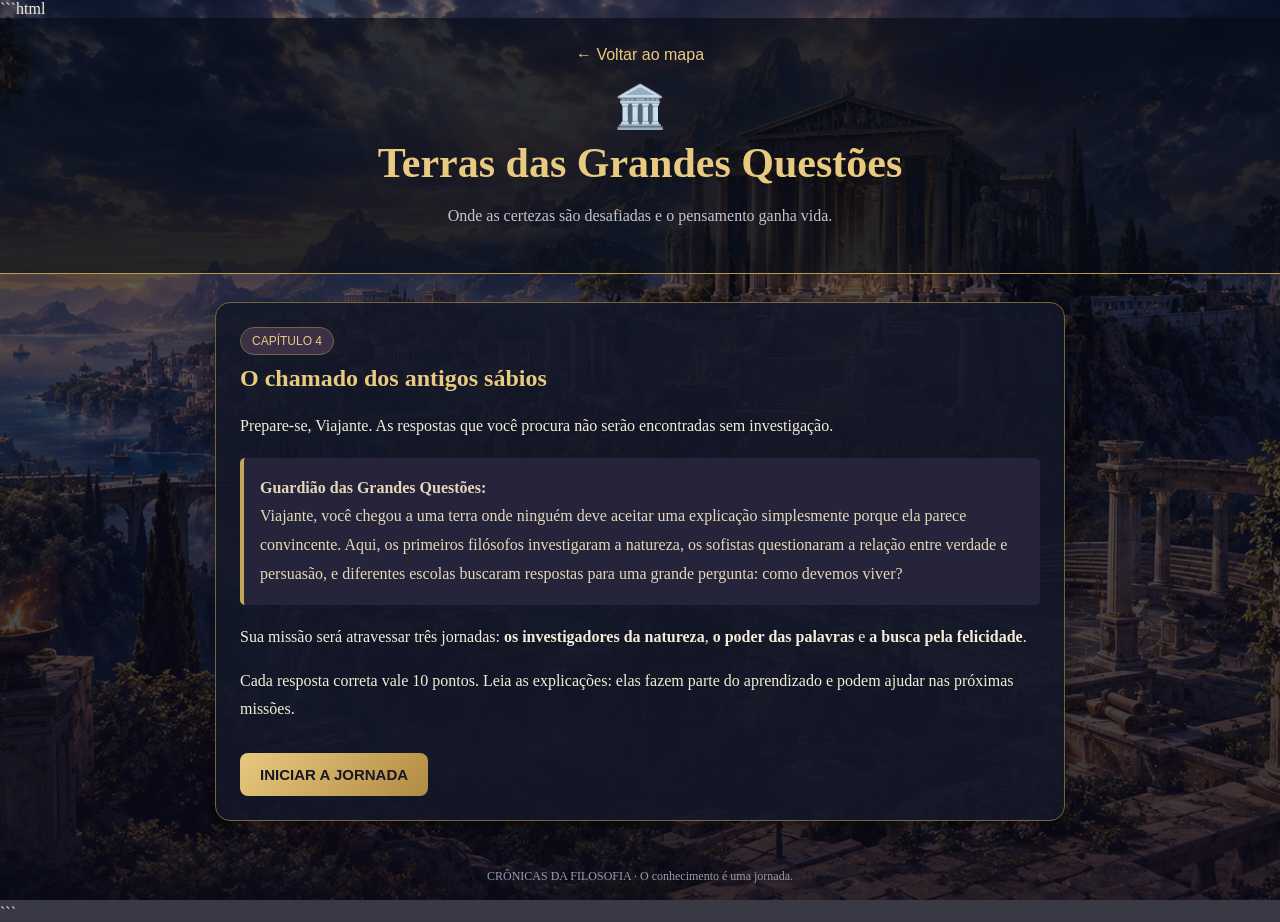
<file: Crônicas da Filosofia/site/terras.html>
```html
<!DOCTYPE html>
<html lang="pt-BR">
<head>
  <meta charset="UTF-8">
  <meta name="viewport" content="width=device-width, initial-scale=1.0">
  <title>Terras das Grandes Questões | Crônicas da Filosofia</title>

  <style>
    * {
      box-sizing: border-box;
    }

    
body {
  margin: 0;
  min-height: 100vh;
  font-family: Georgia, "Times New Roman", serif;
  color: #f4edda;

  background:
    linear-gradient(
      rgba(8, 10, 24, 0.60),
      rgba(12, 11, 27, 0.82)
    ),
    url("terras-grandes-questoes.png")
      center center / cover fixed no-repeat;
}


    header {
      padding: 28px 18px;
      text-align: center;
      border-bottom: 1px solid #b99a55;
      background: rgba(7, 11, 20, 0.65);
    }

    .voltar {
      display: inline-block;
      margin-bottom: 18px;
      color: #e8ca80;
      text-decoration: none;
      font-family: Arial, sans-serif;
    }

    .voltar:hover {
      color: white;
    }

    .simbolo {
      font-size: 42px;
      margin-bottom: 8px;
    }

    h1 {
      margin: 0;
      color: #e8ca80;
      font-size: clamp(26px, 5vw, 42px);
    }

    header p {
      color: #c7c2d0;
      line-height: 1.6;
    }

    main {
      width: min(850px, 92%);
      margin: 28px auto;
    }

    .painel {
      padding: 24px;
      margin-bottom: 22px;
      background: rgba(19, 23, 39, 0.88);
      border: 1px solid #766443;
      border-radius: 15px;
      box-shadow: 0 8px 25px #0005;
    }

    h2 {
      color: #e8ca80;
      margin-top: 0;
    }

    h3 {
      color: #e8ca80;
      line-height: 1.5;
    }

    p {
      line-height: 1.75;
    }

    .progresso-fundo {
      width: 100%;
      height: 9px;
      margin: 14px 0;
      overflow: hidden;
      background: #343246;
      border-radius: 20px;
    }

    #barraProgresso {
      width: 0%;
      height: 100%;
      background: linear-gradient(90deg, #9e7b36, #f0d68f);
      transition: width 0.3s;
    }

    .informacoes {
      display: flex;
      flex-wrap: wrap;
      justify-content: space-between;
      gap: 10px;
      color: #d6cba9;
      font-family: Arial, sans-serif;
      font-size: 14px;
    }

    .regiao {
      display: inline-block;
      padding: 6px 11px;
      margin-bottom: 10px;
      color: #e8ca80;
      background: #3b3046;
      border: 1px solid #766443;
      border-radius: 20px;
      font-family: Arial, sans-serif;
      font-size: 12px;
    }

    .dialogo {
      padding: 16px;
      margin: 18px 0;
      color: #e4d8b9;
      background: #25243a;
      border-left: 4px solid #c6a65c;
      border-radius: 5px;
      line-height: 1.8;
    }

    .alternativa {
      display: block;
      width: 100%;
      padding: 14px 16px;
      margin: 10px 0;
      text-align: left;
      color: #f4edda;
      background: #292b40;
      border: 1px solid #56516a;
      border-radius: 9px;
      font-size: 15px;
      line-height: 1.5;
      cursor: pointer;
      transition: 0.2s;
    }

    .alternativa:hover:not(:disabled) {
      background: #3c3a53;
      border-color: #e8ca80;
      transform: translateY(-1px);
    }

    .alternativa:disabled {
      cursor: default;
      opacity: 0.95;
    }

    .alternativa.correta {
      background: #234534;
      border-color: #70c997;
    }

    .alternativa.errada {
      background: #512d36;
      border-color: #d98787;
    }

    #feedback {
      padding: 16px;
      margin-top: 18px;
      border-radius: 9px;
      line-height: 1.7;
      background: #292b40;
    }

    .escondido {
      display: none;
    }

    .botao {
      display: inline-block;
      padding: 13px 20px;
      margin-top: 14px;
      color: #191724;
      background: linear-gradient(135deg, #e8ca80, #b28a42);
      border: none;
      border-radius: 8px;
      font-weight: bold;
      font-size: 15px;
      cursor: pointer;
      text-decoration: none;
    }

    .botao:hover {
      filter: brightness(1.12);
    }

    .botao-secundario {
      color: #f4edda;
      background: #39364d;
      border: 1px solid #766443;
    }

    .nota {
      color: #c7c2d0;
      font-size: 13px;
    }

    footer {
      padding: 20px;
      text-align: center;
      color: #9d9aab;
      font-size: 12px;
    }

    @media (max-width: 500px) {
      .painel {
        padding: 18px;
      }

      .alternativa {
        font-size: 14px;
      }
    }
  </style>
</head>

<body>

<header>
  <a class="voltar" href="mapa.html">← Voltar ao mapa</a>
  <div class="simbolo">🏛️</div>
  <h1>Terras das Grandes Questões</h1>
  <p>Onde as certezas são desafiadas e o pensamento ganha vida.</p>
</header>

<main>

  <section class="painel" id="introducao">
    <span class="regiao">CAPÍTULO 4</span>
    <h2>O chamado dos antigos sábios</h2>

    <p id="saudacao"></p>

    <div class="dialogo">
      <strong>Guardião das Grandes Questões:</strong><br>
      Viajante, você chegou a uma terra onde ninguém deve aceitar
      uma explicação simplesmente porque ela parece convincente.
      Aqui, os primeiros filósofos investigaram a natureza, os
      sofistas questionaram a relação entre verdade e persuasão,
      e diferentes escolas buscaram respostas para uma grande
      pergunta: como devemos viver?
    </div>

    <p>
      Sua missão será atravessar três jornadas:
      <strong>os investigadores da natureza</strong>,
      <strong>o poder das palavras</strong> e
      <strong>a busca pela felicidade</strong>.
    </p>

    <p>
      Cada resposta correta vale 10 pontos. Leia as explicações:
      elas fazem parte do aprendizado e podem ajudar nas próximas missões.
    </p>

    <button class="botao" onclick="iniciarAventura()">
      INICIAR A JORNADA
    </button>
  </section>

  <section class="painel escondido" id="painelDesafio">
    <div class="informacoes">
      <span id="nomeMissao">Missão 1</span>
      <span id="numeroPergunta">Pergunta 1 de 9</span>
    </div>

    <div class="progresso-fundo">
      <div id="barraProgresso"></div>
    </div>

    <div class="informacoes">
      <span id="nomeJogador"></span>
      <span>Pontos nesta aventura: <strong id="pontuacao">0</strong></span>
    </div>

    <div class="dialogo" id="dialogoPersonagem"></div>
    
<div id="areaDica" class="escondido">
  <button class="botao botao-secundario" id="botaoDica" onclick="revelarDica()">
    💡 REVELAR DICA
  </button>
  <p id="textoDica" class="dialogo escondido" aria-live="polite"></p>
</div>


    <h3 id="pergunta"></h3>
    <div id="alternativas"></div>

    <div id="feedback" class="escondido" aria-live="polite"></div>

    <button
      class="botao escondido"
      id="botaoContinuar"
      onclick="proximaPergunta()">
      PRÓXIMO DESAFIO
    </button>
  </section>

  <section class="painel escondido" id="conclusao">
    <div class="simbolo">🏆</div>
    <h2>Jornada concluída!</h2>

    <div class="dialogo">
      <strong>Guardião das Grandes Questões:</strong><br>
      Você investigou a natureza, questionou o poder das palavras
      e conheceu diferentes caminhos para uma vida boa.
      Lembre-se: filosofar não é decorar respostas.
      É aprender a perguntar, examinar razões e pensar com cuidado.
    </div>

    <p id="resultadoFinal"></p>
    <p id="mensagemFinal"></p>

    <button class="botao" onclick="voltarAoMapa()">
      RETORNAR AO MAPA
    </button>

    <button class="botao botao-secundario" onclick="location.reload()">
      JOGAR NOVAMENTE
    </button>
  </section>

</main>

<footer>
  CRÔNICAS DA FILOSOFIA · O conhecimento é uma jornada.
</footer>

<script>
  const nomeSalvo = localStorage.getItem("nomeJogador") || "Viajante";

  document.getElementById("saudacao").textContent =
    "Prepare-se, " + nomeSalvo +
    ". As respostas que você procura não serão encontradas sem investigação.";

  document.getElementById("nomeJogador").textContent =
    "Viajante: " + nomeSalvo;

  const missoes = [
    {
      nome: "Missão 1 — Os primeiros investigadores",
      dialogo:
        "Um estudioso da natureza se aproxima. Ele quer descobrir " +
        "qual princípio poderia explicar a origem de todas as coisas.",
      perguntas: [
        {
          pergunta:
            "1. Tales de Mileto ficou conhecido por defender que princípio fundamental da natureza?",

          alternativas: [
            "A água.",
            "O fogo, exclusivamente.",
            "Os átomos indivisíveis.",
            "As Ideias perfeitas de um mundo separado."
          ],

          correta: 0,

          explicacao:
            "Tales de Mileto é tradicionalmente associado à ideia de que " +
            "a água seria o princípio fundamental (arché) de todas as coisas. " +
            "Sua importância está na tentativa de explicar a natureza por " +
            "um princípio racional, em vez de recorrer apenas a narrativas míticas."
        },
        {
          pergunta:
            "2. Heráclito é frequentemente associado a qual ideia?",

          alternativas: [
            "Nada muda de verdade; toda mudança é uma ilusão.",
            "A realidade está em constante transformação.",
            "Somente a água existe.",
            "A felicidade depende de possuir riquezas."
          ],

          correta: 1,

          explicacao:
            "Heráclito destacou a transformação e a tensão entre opostos " +
            "na realidade. Sua filosofia é frequentemente resumida pela ideia " +
            "de que tudo flui, embora essa frase seja uma síntese posterior " +
            "do seu pensamento."
        },
        {
          pergunta:
            "3. Qual é a principal ideia associada a Parmênides?",

          alternativas: [
            "Tudo muda a todo instante e nada permanece.",
            "A realidade é formada apenas por água.",
            "O ser é; a mudança, tal como percebida pelos sentidos, precisa ser questionada.",
            "A verdade é sempre aquilo em que a maioria acredita."
          ],

          correta: 2,

          explicacao:
            "Parmênides argumentou que o ser não pode surgir do nada nem " +
            "simplesmente deixar de ser. Por isso, questionou a confiança " +
            "nas aparências de mudança percebidas pelos sentidos. Sua filosofia " +
            "contrasta com a ênfase de Heráclito na transformação."
        },
        {
          pergunta:
            "4. O que Demócrito propôs para explicar a constituição da matéria?",

          alternativas: [
            "Que tudo foi criado pelas opiniões humanas.",
            "Que a matéria é composta por átomos e vazio.",
            "Que apenas os deuses podem explicar a natureza.",
            "Que o mundo material não existe."
          ],

          correta: 1,

          explicacao:
            "Demócrito, associado ao atomismo antigo, defendia que a matéria " +
            "é composta por átomos e vazio. Esses átomos eram considerados " +
            "indivisíveis em sua teoria. Não se trata exatamente do modelo " +
            "científico atual, mas de uma importante proposta filosófica."
        }
      ]
    },
    {
      nome: "Missão 2 — O poder das palavras",
      dialogo:
        "Na praça da cidade, mestres da argumentação ensinam os cidadãos " +
        "a falar em público. Você precisa descobrir como avaliar seus discursos.",
      perguntas: [
        {
          pergunta:
            "5. Quem eram os sofistas na Grécia Antiga?",

          alternativas: [
            "Pensadores que ensinavam, entre outras coisas, retórica e argumentação.",
            "Um grupo de cientistas que inventou os computadores.",
            "Sacerdotes que proibiam qualquer debate público.",
            "Filósofos que defendiam todos exatamente a mesma teoria."
          ],

          correta: 0,

          explicacao:
            "Os sofistas eram mestres e pensadores que ensinavam habilidades " +
            "como retórica e argumentação, muitas vezes mediante pagamento. " +
            "Eles tiveram papel importante na educação e nos debates públicos " +
            "das cidades gregas."
        },
        {
          pergunta:
            "6. O que é retórica?",

          alternativas: [
            "A capacidade de decorar nomes de filósofos.",
            "O estudo exclusivo das estrelas.",
            "A arte de construir discursos para persuadir um público.",
            "A afirmação de que nenhuma pergunta pode ser respondida."
          ],

          correta: 2,

          explicacao:
            "Retórica é a arte e o estudo da construção de discursos persuasivos. " +
            "Ela pode ser usada para defender ideias de maneira fundamentada, " +
            "mas também pode ser usada para manipular. Por isso, é importante " +
            "examinar as razões e as evidências apresentadas."
        },
        {
          pergunta:
            "7. Uma pessoa afirma: 'Todo mundo acredita nisso, portanto é verdade'. Qual é o problema desse argumento?",

          alternativas: [
            "Ele apresenta provas científicas suficientes.",
            "Ele confunde a popularidade de uma ideia com sua verdade.",
            "Ele demonstra que a maioria nunca erra.",
            "Ele prova que todas as opiniões são igualmente verdadeiras."
          ],

          correta: 1,

          explicacao:
            "Uma ideia não se torna verdadeira apenas porque muitas pessoas " +
            "acreditam nela. Precisamos examinar as razões e as evidências. " +
            "Esse exemplo também se aproxima da falácia de apelo à popularidade, " +
            "conhecida como argumento ad populum."
        }
      ]
    },
    {
      nome: "Missão 3 — A busca pela felicidade",
      dialogo:
        "Ao anoitecer, três viajantes encontram você. Cada um oferece um " +
        "caminho diferente para viver melhor. Escute suas ideias antes de escolher.",
      perguntas: [
        {
          pergunta:
            "8. Qual é uma ideia central do estoicismo?",

          alternativas: [
            "Devemos controlar todos os acontecimentos externos.",
            "A riqueza é a única fonte de felicidade.",
            "A felicidade exige evitar qualquer dificuldade.",
            "Devemos distinguir o que depende de nós daquilo que não depende e cultivar a virtude."
          ],

          correta: 3,

          explicacao:
            "Os estoicos, como Epicteto, enfatizaram a diferença entre aquilo " +
            "que depende de nós — como nossos julgamentos e escolhas — e aquilo " +
            "que não controlamos. Eles valorizavam a virtude e o exercício " +
            "racional diante das dificuldades."
        },
        {
          pergunta:
            "9. O que o epicurismo considera importante para uma vida feliz?",

          alternativas: [
            "Buscar prazeres sem qualquer limite ou reflexão.",
            "Cultivar prazeres equilibrados, reduzir sofrimentos e valorizar a tranquilidade.",
            "Acumular riquezas acima de tudo.",
            "Viver com medo constante dos deuses."
          ],

          correta: 1,

          explicacao:
            "Epicuro defendia que a felicidade está relacionada ao prazer, " +
            "mas não à busca descontrolada de qualquer desejo. Ele valorizava " +
            "a tranquilidade da mente, a amizade e a redução de sofrimentos " +
            "desnecessários."
        },
        {
          pergunta:
            "10. Qual atitude se aproxima do pensamento dos cínicos antigos?",

          alternativas: [
            "Considerar a riqueza e o prestígio indispensáveis para a felicidade.",
            "Obedecer a toda convenção social sem questionar.",
            "Questionar convenções sociais e valorizar uma vida simples e autossuficiente.",
            "Afirmar que pensar sobre a vida não tem utilidade."
          ],

          correta: 2,

          explicacao:
            "Os cínicos antigos, como Diógenes de Sinope, criticavam convenções " +
            "sociais e valorizavam a simplicidade e a autossuficiência. " +
            "Buscavam uma vida menos dependente de riqueza, status e aprovação social."
        }
      ]
    }
  ];

  
const dicasPerguntas = [
  "Tales procurava um princípio natural para explicar a origem de tudo.",
  "Heráclito é lembrado pela ideia de que a realidade está sempre mudando.",
  "Parmênides questionava se a mudança percebida pelos sentidos era realmente possível.",
  "Demócrito propôs partículas muito pequenas e o vazio.",
  "Os sofistas ensinavam habilidades úteis para os debates e a vida pública.",
  "A retórica está relacionada à construção de discursos persuasivos.",
  "Uma ideia popular não é necessariamente verdadeira: precisamos de evidências.",
  "Para os estoicos, diferenciar o que controlamos do que não controlamos é importante.",
  "Epicuro valorizava prazeres equilibrados, amizade e tranquilidade.",
  "Os cínicos questionavam convenções sociais e valorizavam uma vida simples."
];

function revelarDica() {
  const texto = document.getElementById("textoDica");
  texto.textContent = dicasPerguntas[
    missoes.slice(0, indiceMissao)
      .reduce((total, missao) => total + missao.perguntas.length, 0)
      + indicePergunta
  ];

  texto.classList.remove("escondido");
  document.getElementById("botaoDica").disabled = true;
}


  let indiceMissao = 0;
  let indicePergunta = 0;
  let pontosDaAventura = 0;
  let respondida = false;

  const totalPerguntas = missoes.reduce(
    (total, missao) => total + missao.perguntas.length,
    0
  );

  function iniciarAventura() {
    document.getElementById("introducao").classList.add("escondido");
    document.getElementById("painelDesafio").classList.remove("escondido");
    mostrarPergunta();
  }
function mostrarPergunta() {
  respondida = false;

  const areaDica = document.getElementById("areaDica");
  const botaoDica = document.getElementById("botaoDica");
  const textoDica = document.getElementById("textoDica");

  const dicasAtivas = localStorage.getItem("dicasAtivas") !== "nao";

  areaDica.classList.toggle("escondido", !dicasAtivas);
  botaoDica.disabled = false;
  textoDica.textContent = "";
  textoDica.classList.add("escondido");

  const missao = missoes[indiceMissao];
    const questao = missao.perguntas[indicePergunta];

    const numeroGeral = missoes
      .slice(0, indiceMissao)
      .reduce((total, item) => total + item.perguntas.length, 0)
      + indicePergunta + 1;

    document.getElementById("nomeMissao").textContent = missao.nome;
    document.getElementById("numeroPergunta").textContent =
      "Pergunta " + numeroGeral + " de " + totalPerguntas;

    document.getElementById("barraProgresso").style.width =
      ((numeroGeral - 1) / totalPerguntas * 100) + "%";

    document.getElementById("dialogoPersonagem").textContent =
      missao.dialogo;

    document.getElementById("pergunta").textContent =
      questao.pergunta;

    document.getElementById("pontuacao").textContent =
      pontosDaAventura;

    document.getElementById("feedback").classList.add("escondido");
    document.getElementById("botaoContinuar").classList.add("escondido");

    const caixaAlternativas = document.getElementById("alternativas");
    caixaAlternativas.innerHTML = "";

    questao.alternativas.forEach((alternativa, indice) => {
      const botao = document.createElement("button");

      botao.className = "alternativa";
      botao.textContent =
        String.fromCharCode(65 + indice) + ") " + alternativa;

      botao.onclick = () => responder(indice, botao);

      caixaAlternativas.appendChild(botao);
    });
  }

  function responder(indiceEscolhido, botaoEscolhido) {
    if (respondida) return;

    respondida = true;

    const missao = missoes[indiceMissao];
    const questao = missao.perguntas[indicePergunta];
    const botoes = document.querySelectorAll(".alternativa");
    const acertou = indiceEscolhido === questao.correta;

    botoes.forEach((botao, indice) => {
      botao.disabled = true;

      if (indice === questao.correta) {
        botao.classList.add("correta");
      }
    });

    const feedback = document.getElementById("feedback");

    if (acertou) {
      pontosDaAventura += 10;

      feedback.innerHTML =
        "<strong>Resposta correta! +10 pontos</strong><br>";
    } else {
      botaoEscolhido.classList.add("errada");

      feedback.innerHTML =
        "<strong>Não foi dessa vez!</strong><br>" +
        "A resposta correta está destacada. Continue investigando!";
    }

    const explicacao = document.createElement("p");
    explicacao.textContent = questao.explicacao;
    feedback.appendChild(explicacao);

    document.getElementById("pontuacao").textContent =
      pontosDaAventura;

    feedback.classList.remove("escondido");

    const ehUltimaPergunta =
      indiceMissao === missoes.length - 1 &&
      indicePergunta === missoes[indiceMissao].perguntas.length - 1;

    document.getElementById("botaoContinuar").textContent =
      ehUltimaPergunta ? "CONCLUIR A AVENTURA" : "PRÓXIMO DESAFIO";

    document.getElementById("botaoContinuar").classList.remove("escondido");
  }

  function proximaPergunta() {
    if (!respondida) return;

    const perguntasDaMissao = missoes[indiceMissao].perguntas;

    if (indicePergunta < perguntasDaMissao.length - 1) {
      indicePergunta++;
      mostrarPergunta();
      return;
    }

    if (indiceMissao < missoes.length - 1) {
      indiceMissao++;
      indicePergunta = 0;
      mostrarPergunta();
      return;
    }

    concluirAventura();
  }

  function concluirAventura() {
    const jaConcluida =
      localStorage.getItem("terrasGrandesQuestoesConcluida") === "sim";

    const pontosJaAdicionados =
      localStorage.getItem("terrasPontosAdicionados") === "sim";

    let pontosTotais = Number(
      localStorage.getItem("pontosFilosofia") || 0
    );

    // Os pontos desta região são adicionados ao total apenas uma vez.
    if (!pontosJaAdicionados) {
      pontosTotais += pontosDaAventura;

      localStorage.setItem(
        "pontosFilosofia",
        String(pontosTotais)
      );

      localStorage.setItem("terrasPontosAdicionados", "sim");
    }

    localStorage.setItem("terrasGrandesQuestoesConcluida", "sim");

    document.getElementById("painelDesafio").classList.add("escondido");
    document.getElementById("conclusao").classList.remove("escondido");

    document.getElementById("barraProgresso").style.width = "100%";

    document.getElementById("resultadoFinal").textContent =
      "Você acertou " + (pontosDaAventura / 10) + " de " +
      totalPerguntas + " perguntas e conquistou " +
      pontosDaAventura + " pontos nesta aventura. " +
      "Seu total de pontos registrados é " + pontosTotais + ".";

    const mensagem = document.getElementById("mensagemFinal");

    if (pontosDaAventura === totalPerguntas * 10) {
      mensagem.textContent =
        "Excelente! Você demonstrou atenção e domínio dos conceitos apresentados.";
    } else if (pontosDaAventura >= 50) {
      mensagem.textContent =
        "Muito bem! Você avançou bastante. Releia as explicações das questões que errou para fortalecer seu conhecimento.";
    } else {
      mensagem.textContent =
        "Toda jornada ensina alguma coisa. Você pode rever as explicações e tentar novamente para praticar os conceitos.";
    }

    if (jaConcluida) {
      mensagem.textContent +=
        " Esta região já estava concluída no seu progresso.";
    }

    if (pontosJaAdicionados) {
      mensagem.textContent +=
        " Os pontos desta região já haviam sido contabilizados anteriormente e não foram adicionados novamente.";
    }
  }

  function voltarAoMapa() {
    window.location.href = "mapa.html";
  }
</script>

</body>
</html>
```
</file>
<file: Crônicas da Filosofia/site/style.css>
* {
    margin: 0;
    padding: 0;
    box-sizing: border-box;
}

body {
    background: #08090d;
    color: #f5e8c8;
    font-family: Georgia, serif;
}

.titulo {
    position: relative;
    z-index: 2;
    max-width: 800px;
    padding: 30px;
}

.subtitulo {
    font-size: 14px;
    letter-spacing: 5px;
    margin-bottom: 25px;
    color: #c9a227;
}

h1 {
    font-size: 70px;
    line-height: 1;
    letter-spacing: 8px;
    text-shadow: 0 0 20px rgba(201, 162, 39, 0.3);
}

.frase {
    margin-top: 30px;
    font-size: 20px;
    font-style: italic;
    color: #cfc6b4;
}

button {
    margin-top: 45px;
    padding: 16px 35px;

    background: transparent;
    color: #e5c45c;

    border: 1px solid #c9a227;
    border-radius: 5px;

    font-family: Georgia, serif;
    font-size: 16px;
    letter-spacing: 3px;

    cursor: pointer;

    transition: 0.3s;
}

button:hover {
    background: #c9a227;
    color: #08090d;
    box-shadow: 0 0 25px rgba(201, 162, 39, 0.4);
}

.brilho {
    position: absolute;
    width: 5px;
    height: 5px;
    background: #e5c45c;
    border-radius: 50%;
    box-shadow: 0 0 15px #e5c45c;
    opacity: 0.7;
}

.brilho-1 {
    top: 25%;
    left: 20%;
}

.brilho-2 {
    top: 65%;
    right: 25%;
}

.brilho-3 {
    bottom: 20%;
    left: 35%;
}

.menu-jogo {
    margin-top: 45px;
    display: flex;
    flex-direction: column;
    align-items: center;
    gap: 15px;
}

.menu-jogo button {
    width: 300px;
    margin-top: 0;
}

/* =========================
   CRIAÇÃO DO PERSONAGEM
   ========================= */

.tela-personagem {
    min-height: 100vh;
    display: flex;
    justify-content: center;
    align-items: center;
    text-align: center;
    position: relative;
    overflow: hidden;

    background:
        radial-gradient(circle at center, #25202f 0%, #0d0d14 45%, #050509 100%);
}

.criacao {
    width: 90%;
    max-width: 1000px;
    padding: 40px;
}

.criacao h1 {
    font-size: 45px;
    letter-spacing: 6px;
    margin-top: 10px;
}

.descricao {
    margin-top: 20px;
    font-size: 18px;
    color: #cfc6b4;
}

.area-personagem {
    margin-top: 45px;
    display: flex;
    justify-content: center;
    align-items: center;
    gap: 80px;
}

.silhueta {
    width: 250px;
    height: 350px;

    display: flex;
    justify-content: center;
    align-items: center;

    border: 1px solid #c9a227;
    border-radius: 10px;

    color: #c9a227;
    font-size: 80px;

    background: rgba(0, 0, 0, 0.25);

    box-shadow:
        0 0 30px rgba(201, 162, 39, 0.15);
}

.opcoes {
    width: 300px;
    display: flex;
    flex-direction: column;
    align-items: center;
}

.opcoes label {
    margin-bottom: 10px;
    color: #e5c45c;
    letter-spacing: 2px;
}

.opcoes input {
    width: 100%;
    padding: 14px;

    background: #0b0b10;
    color: #f5e8c8;

    border: 1px solid #8f7520;
    border-radius: 5px;

    font-family: Georgia, serif;
    font-size: 16px;
    text-align: center;
}

.opcoes input:focus {
    outline: none;
    border-color: #e5c45c;
    box-shadow: 0 0 10px rgba(201, 162, 39, 0.25);
}

.opcoes button {
    width: 100%;
    margin-top: 25px;
}

.rosto {
    position: relative;
    width: 150px;
    height: 190px;

    border: 2px solid #c9a227;
    border-radius: 50%;

    display: flex;
    justify-content: center;
    align-items: center;

    background: #17151d;
}

.olho {
    position: absolute;

    width: 18px;
    height: 25px;

    border-radius: 50%;

    background: #6b4f2a;

    box-shadow: 0 0 8px rgba(201, 162, 39, 0.4);
}

.olho-esquerdo {
    left: 42px;
}

.olho-direito {
    right: 42px;
}

.grupo-opcao {
    margin-bottom: 25px;
}

.opcoes-olhos {
    display: flex;
    justify-content: center;
    gap: 10px;
    margin-top: 10px;
}

.cor-olho {
    width: 35px;
    height: 35px;
    padding: 0;
    margin: 0;

    border-radius: 50%;
    border: 2px solid #c9a227;

    cursor: pointer;
}

.cor-olho:nth-child(1) {
    background: #5a3825;
}

.cor-olho:nth-child(2) {
    background: #2f5d3a;
}

.cor-olho:nth-child(3) {
    background: #3b5f8a;
}

.cor-olho:nth-child(4) {
    background: #4a4a4a;
}

.cor-olho:hover {
    transform: scale(1.1);
    box-shadow: 0 0 10px rgba(201, 162, 39, 0.5);
}

.opcoes-pele {
    display: flex;
    justify-content: center;
    gap: 10px;
    margin-top: 10px;
}

.cor-pele {
    width: 35px;
    height: 35px;
    padding: 0;
    margin: 0;

    border-radius: 50%;
    border: 2px solid #c9a227;

    cursor: pointer;
}

.cor-pele:hover {
    transform: scale(1.1);
    box-shadow: 0 0 10px rgba(201, 162, 39, 0.5);
}

.cor-pele:nth-child(1) {
    background: #f3c7a6;
}

.cor-pele:nth-child(2) {
    background: #d99b72;
}

.cor-pele:nth-child(3) {
    background: #a96f4f;
}

.cor-pele:nth-child(4) {
    background: #75452f;
}

.cor-pele:nth-child(5) {
    background: #4b2b20;
}


/* =========================
   SELEÇÃO DOS PROTAGONISTAS
   ========================= */

.selecao-personagens {
    width: 100%;
    margin-top: 50px;
}

.selecao-personagens h2 {
    color: #e5c45c;
    font-size: 26px;
    letter-spacing: 3px;
}

.selecao-personagens p {
    margin-top: 12px;
    color: #cfc6b4;
    font-size: 17px;
}

.lista-personagens {
    display: flex;
    justify-content: center;
    flex-wrap: wrap;
    gap: 20px;
    margin-top: 30px;
}

.personagem-opcao {
    width: 170px;
    margin: 0;
    padding: 10px;

    display: flex;
    flex-direction: column;
    align-items: center;
    gap: 12px;

    background: rgba(10, 10, 16, 0.85);
    color: #f5e8c8;

    border: 1px solid #8f7520;
    border-radius: 8px;

    cursor: pointer;
    transition: 0.3s;
}

.personagem-opcao img {
    width: 100%;
    height: 220px;
    object-fit: cover;
    border-radius: 5px;
}

.personagem-opcao span {
    font-size: 14px;
    letter-spacing: 1px;
}

.personagem-opcao:hover {
    transform: translateY(-5px);
    border-color: #e5c45c;
    box-shadow: 0 0 20px rgba(201, 162, 39, 0.3);
}

.personagem-opcao.selecionado {
    border: 2px solid #e5c45c;
    box-shadow: 0 0 20px rgba(201, 162, 39, 0.4);
}
</file>
